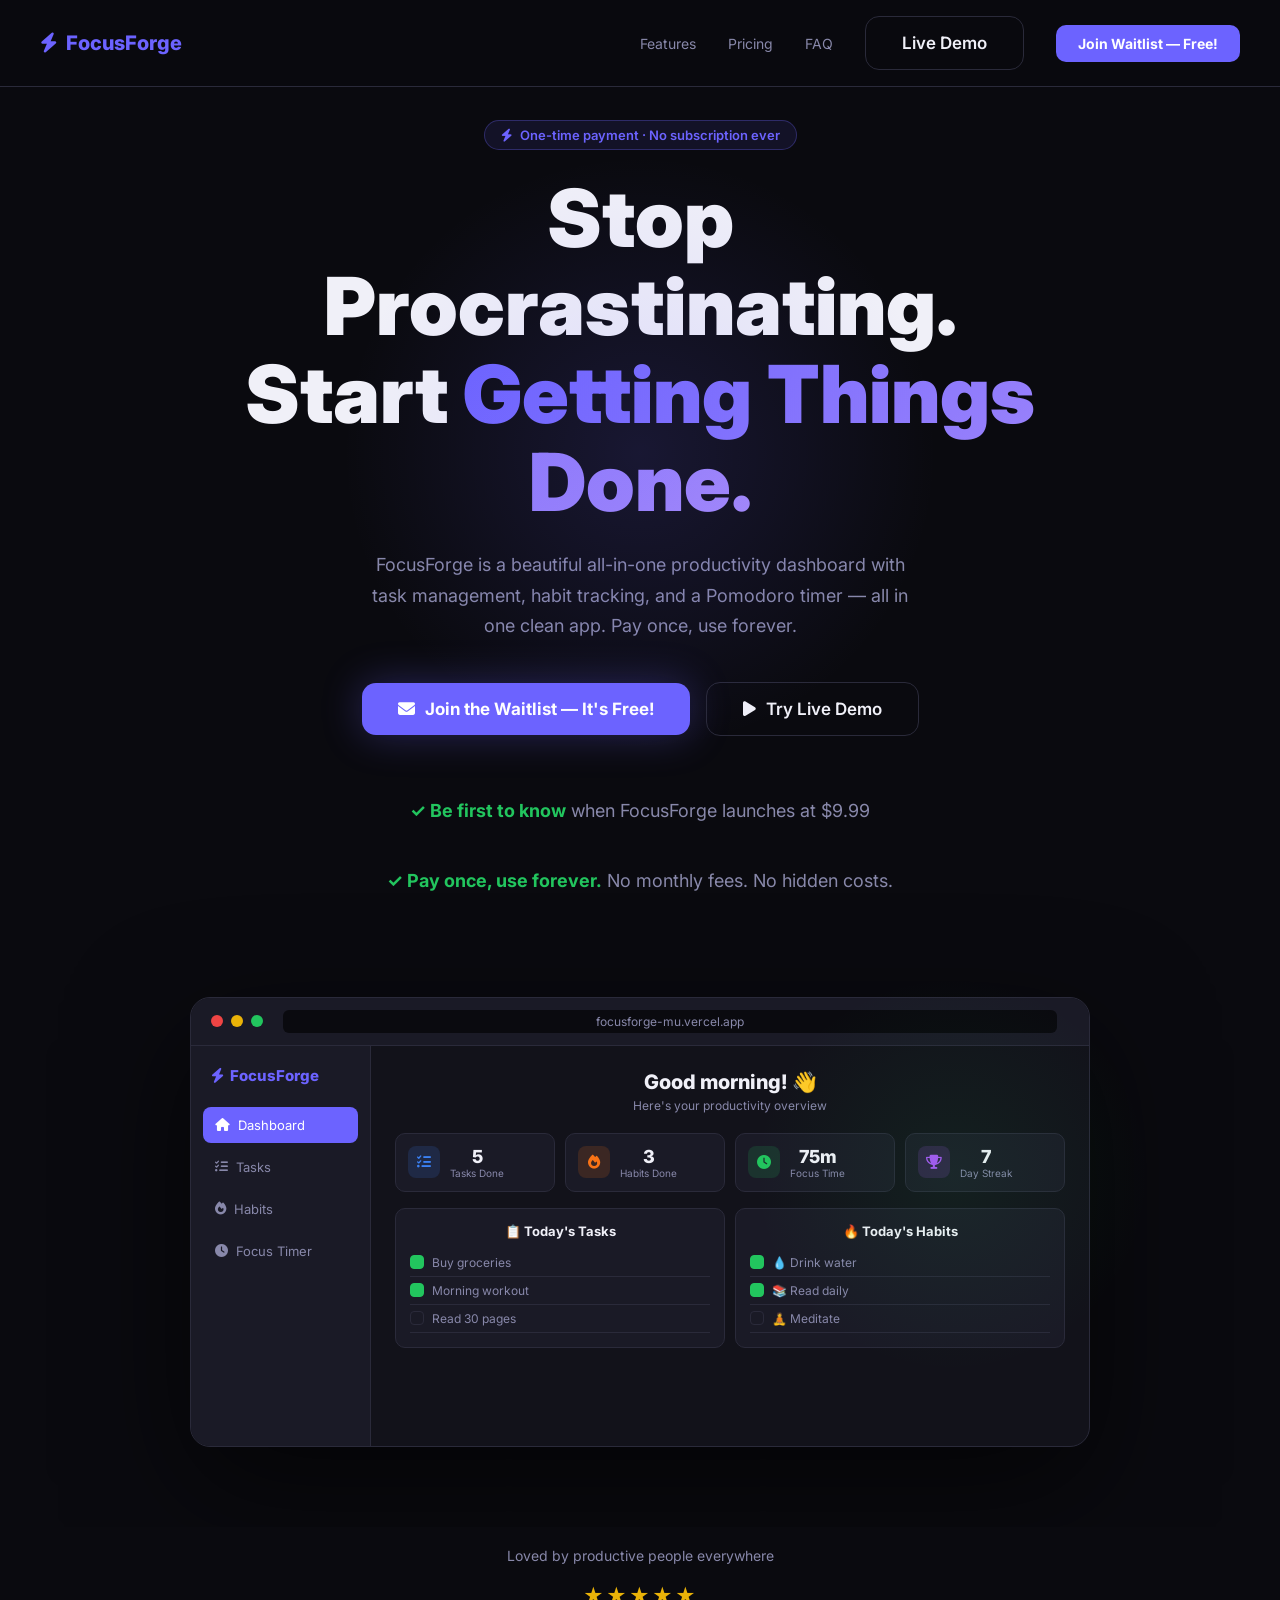
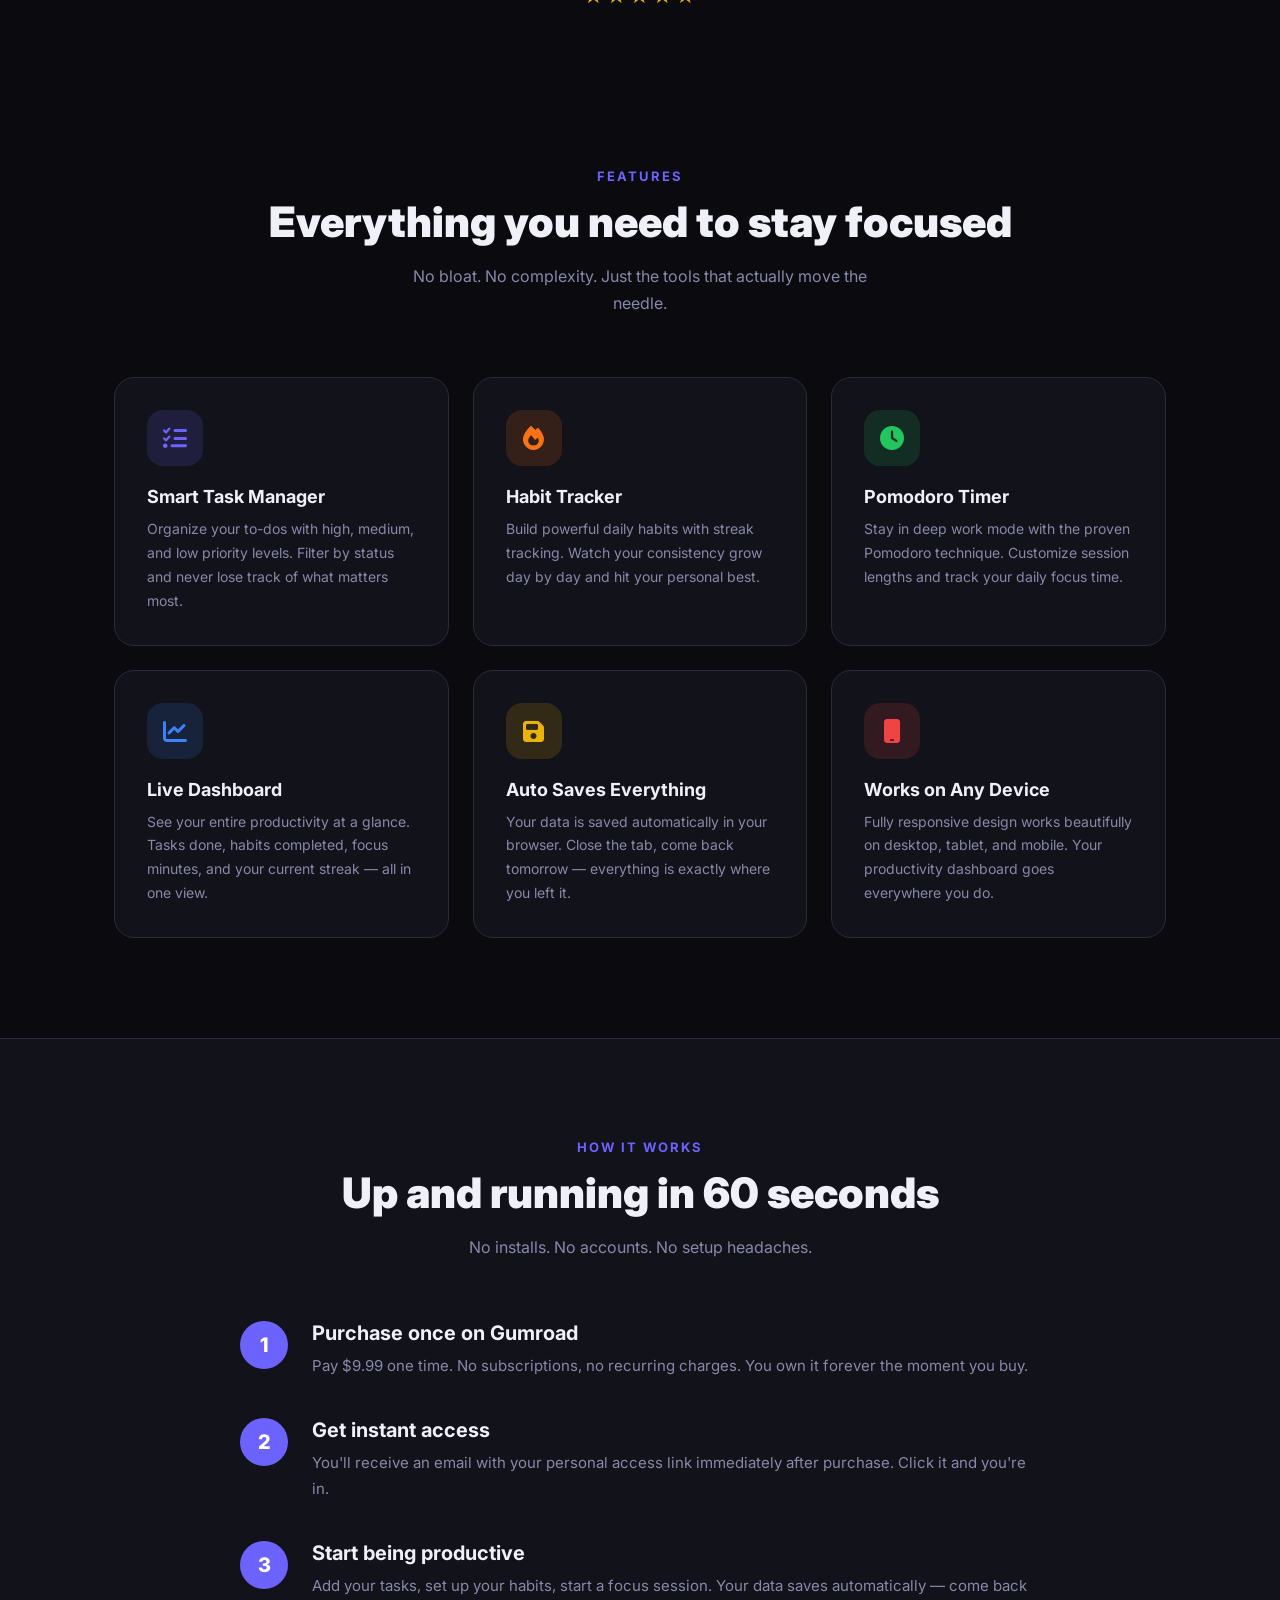
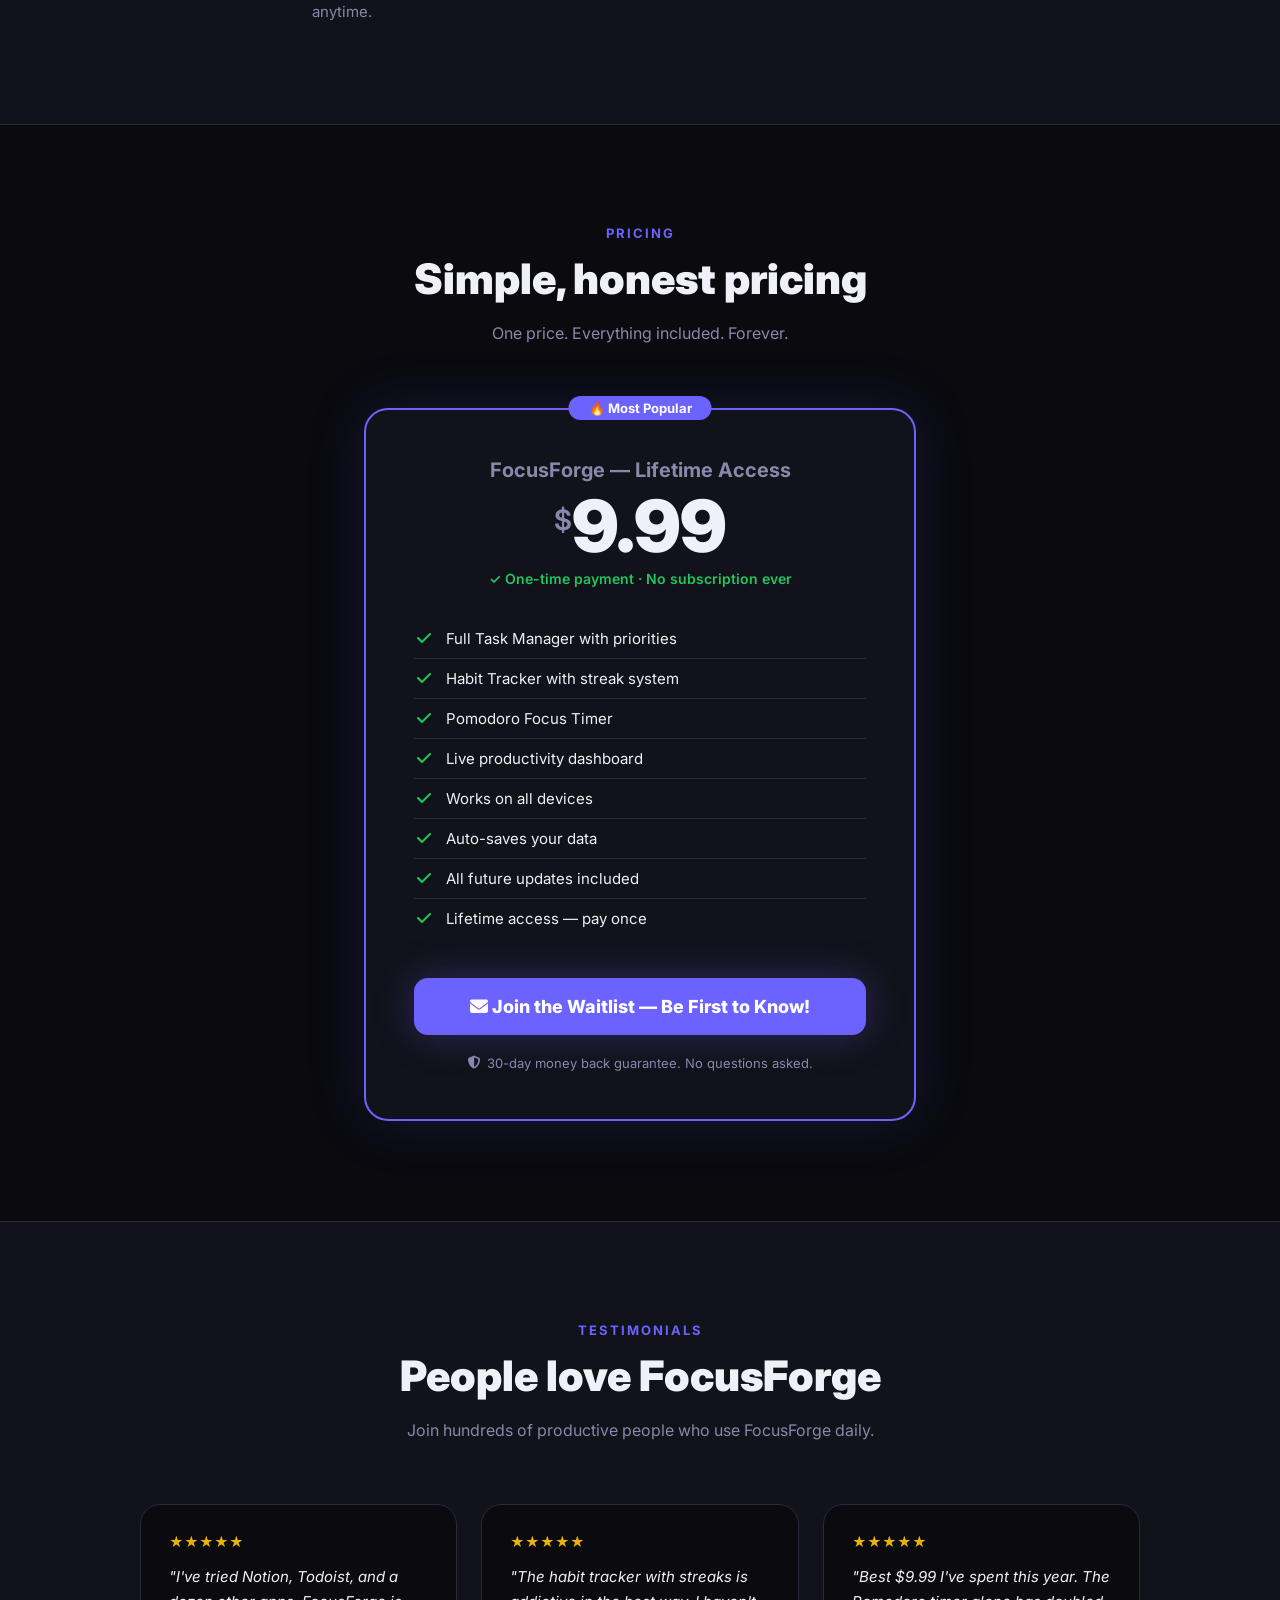
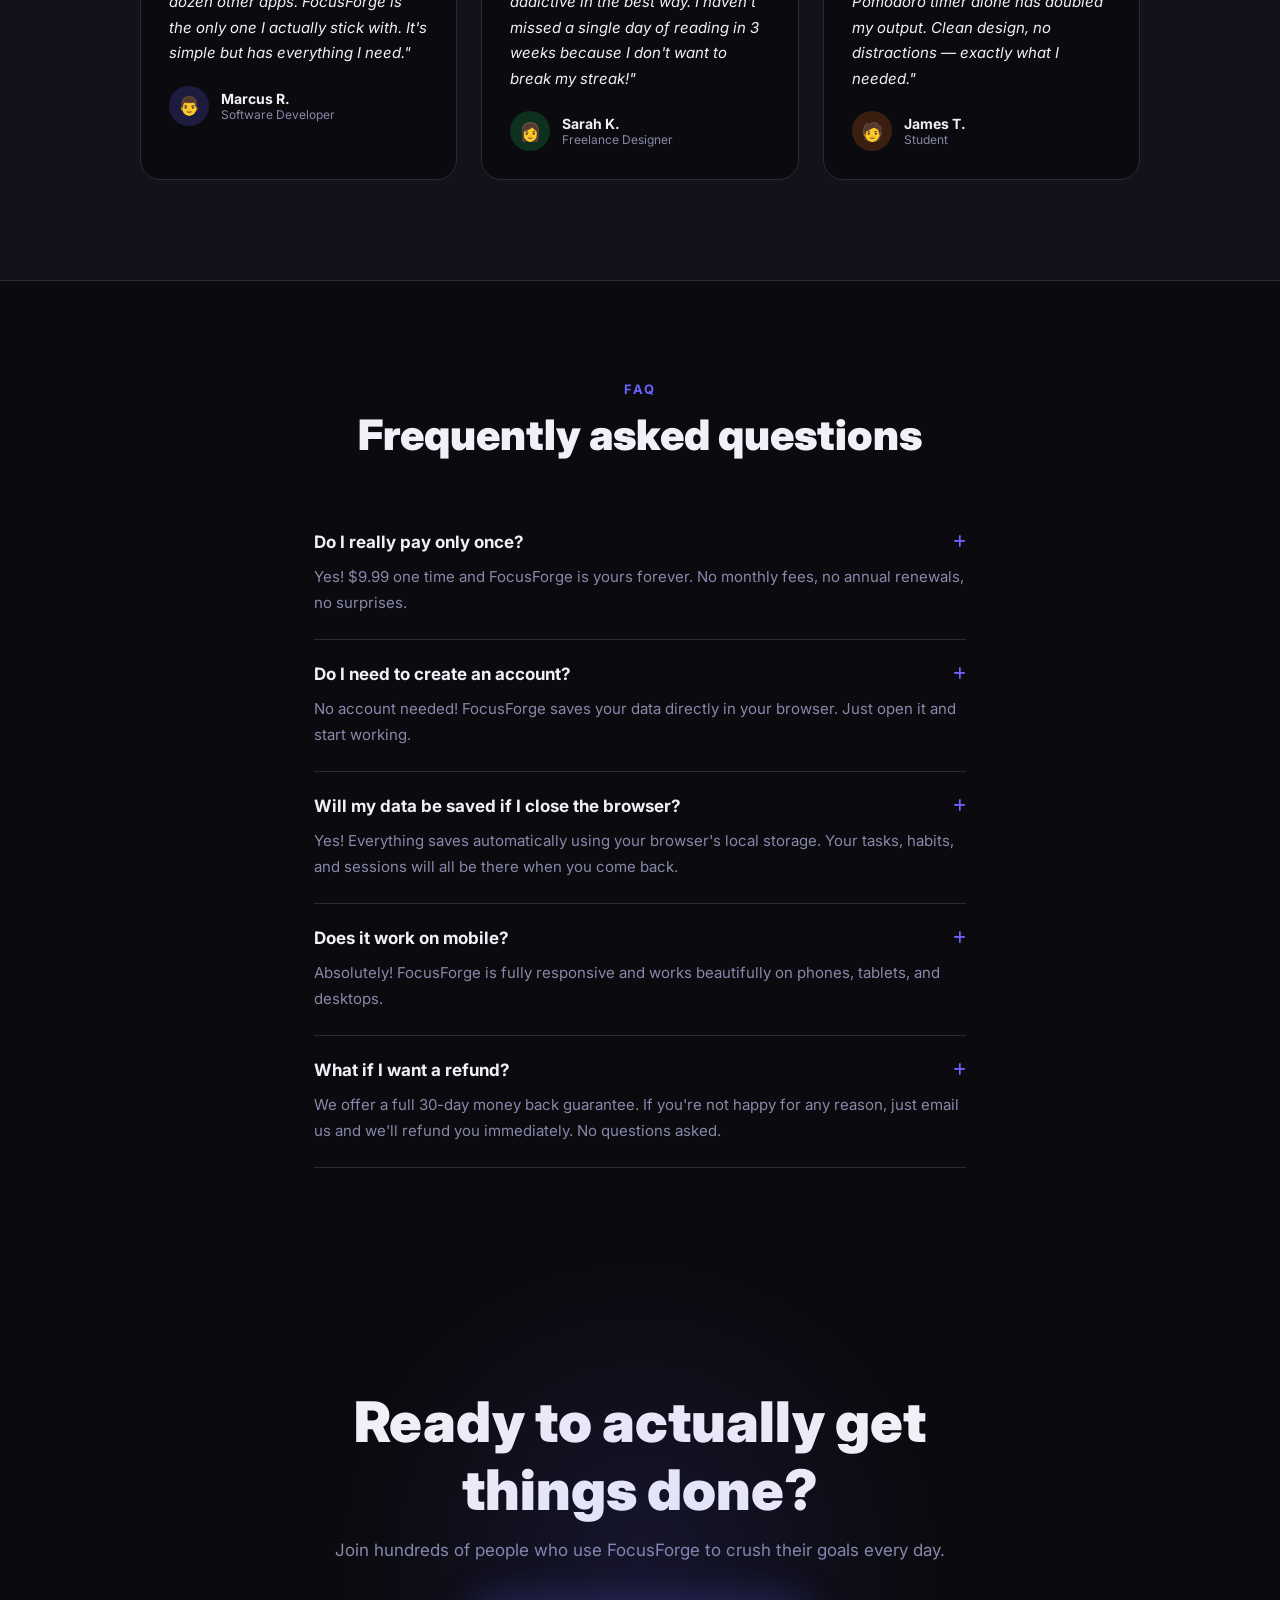
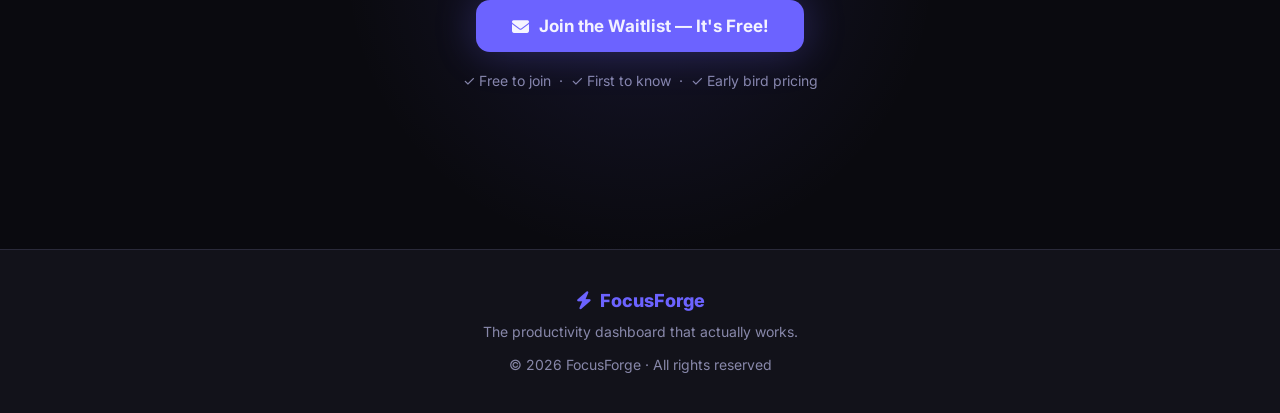
<file: index.html>
<!DOCTYPE html>
<html lang="en">
<head>
  <meta charset="UTF-8" />
  <meta name="viewport" content="width=device-width, initial-scale=1.0"/>
  <title>FocusForge - Productivity Dashboard</title>
  <link href="https://fonts.googleapis.com/css2?family=Inter:wght@400;500;600;700;800;900&display=swap" rel="stylesheet"/>
  <link rel="stylesheet" href="https://cdnjs.cloudflare.com/ajax/libs/font-awesome/6.4.0/css/all.min.css"/>
  <style>
    /* ============================================================
       RESET & BASE
    ============================================================ */
    *, *::before, *::after {
      margin: 0;
      padding: 0;
      box-sizing: border-box;
    }

    :root {
      --bg: #0a0a0f;
      --bg2: #12121a;
      --bg3: #1a1a26;
      --border: #2a2a3a;
      --text: #f0f0f8;
      --text2: #8888aa;
      --primary: #6c63ff;
      --primary-dark: #5a52e0;
      --green: #22c55e;
      --orange: #f97316;
      --yellow: #eab308;
    }

    html {
      scroll-behavior: smooth;
    }

    body {
      font-family: 'Inter', sans-serif;
      background: var(--bg);
      color: var(--text);
      overflow-x: hidden;
    }

    a {
      text-decoration: none;
      color: inherit;
    }

    /* ============================================================
       NAVBAR
    ============================================================ */

    nav {
      position: fixed;
      top: 0;
      left: 0;
      right: 0;
      z-index: 100;
      background: rgba(10, 10, 15, 0.85);
      backdrop-filter: blur(12px);
      border-bottom: 1px solid var(--border);
      padding: 16px 40px;
      display: flex;
      justify-content: space-between;
      align-items: center;
    }

    .nav-logo {
      font-size: 20px;
      font-weight: 800;
      color: var(--primary);
      display: flex;
      align-items: center;
      gap: 8px;
    }

    .nav-links {
      display: flex;
      align-items: center;
      gap: 32px;
      font-size: 14px;
      color: var(--text2);
    }

    .nav-links a:hover {
      color: var(--text);
    }

    .nav-cta {
      background: var(--primary);
      color: white !important;
      padding: 10px 22px;
      border-radius: 10px;
      font-weight: 700;
      font-size: 14px;
      transition: all 0.2s ease;
    }

    .nav-cta:hover {
      background: var(--primary-dark);
      transform: translateY(-1px);
    }

    /* ============================================================
       HERO
    ============================================================ */

    .hero {
      min-height: 100vh;
      display: flex;
      flex-direction: column;
      align-items: center;
      justify-content: center;
      text-align: center;
      padding: 120px 24px 80px;
      position: relative;
      overflow: hidden;
    }

    /* Gradient background blobs */
    .hero::before {
      content: '';
      position: absolute;
      width: 600px;
      height: 600px;
      background: radial-gradient(circle, rgba(108,99,255,0.15) 0%, transparent 70%);
      top: 10%;
      left: 50%;
      transform: translateX(-50%);
      pointer-events: none;
    }

    .hero::after {
      content: '';
      position: absolute;
      width: 400px;
      height: 400px;
      background: radial-gradient(circle, rgba(34,197,94,0.08) 0%, transparent 70%);
      bottom: 10%;
      right: 10%;
      pointer-events: none;
    }

    .hero-badge {
      display: inline-flex;
      align-items: center;
      gap: 8px;
      background: rgba(108,99,255,0.1);
      border: 1px solid rgba(108,99,255,0.3);
      border-radius: 100px;
      padding: 6px 16px;
      font-size: 13px;
      color: var(--primary);
      font-weight: 600;
      margin-bottom: 24px;
    }

    .hero h1 {
      font-size: clamp(42px, 7vw, 80px);
      font-weight: 900;
      line-height: 1.1;
      margin-bottom: 24px;
      max-width: 800px;
    }

    .hero h1 span {
      background: linear-gradient(135deg, #6c63ff, #a78bfa);
      -webkit-background-clip: text;
      -webkit-text-fill-color: transparent;
      background-clip: text;
    }

    .hero p {
      font-size: 18px;
      color: var(--text2);
      max-width: 560px;
      line-height: 1.7;
      margin-bottom: 40px;
    }

    .hero-buttons {
      display: flex;
      gap: 16px;
      align-items: center;
      flex-wrap: wrap;
      justify-content: center;
      margin-bottom: 60px;
    }

    .btn-hero {
      background: var(--primary);
      color: white;
      padding: 16px 36px;
      border-radius: 14px;
      font-size: 17px;
      font-weight: 700;
      transition: all 0.2s ease;
      display: flex;
      align-items: center;
      gap: 10px;
      box-shadow: 0 0 40px rgba(108,99,255,0.3);
    }

    .btn-hero:hover {
      background: var(--primary-dark);
      transform: translateY(-2px);
      box-shadow: 0 0 60px rgba(108,99,255,0.4);
    }

    .btn-demo {
      background: transparent;
      color: var(--text);
      padding: 16px 36px;
      border-radius: 14px;
      font-size: 17px;
      font-weight: 600;
      border: 1px solid var(--border);
      transition: all 0.2s ease;
      display: flex;
      align-items: center;
      gap: 10px;
    }

    .btn-demo:hover {
      border-color: var(--primary);
      color: var(--primary);
    }

    .hero-price-note {
      font-size: 14px;
      color: var(--text2);
    }

    .hero-price-note strong {
      color: var(--green);
    }

    /* App preview mockup */
    .hero-mockup {
      width: 100%;
      max-width: 900px;
      background: var(--bg2);
      border: 1px solid var(--border);
      border-radius: 20px;
      overflow: hidden;
      box-shadow: 0 40px 120px rgba(0,0,0,0.6);
      margin-top: 60px;
    }

    .mockup-bar {
      background: var(--bg3);
      padding: 12px 20px;
      display: flex;
      align-items: center;
      gap: 8px;
      border-bottom: 1px solid var(--border);
    }

    .mockup-dot {
      width: 12px;
      height: 12px;
      border-radius: 50%;
    }

    .mockup-dot.red    { background: #ef4444; }
    .mockup-dot.yellow { background: #eab308; }
    .mockup-dot.green  { background: #22c55e; }

    .mockup-url {
      flex: 1;
      background: var(--bg);
      border-radius: 6px;
      padding: 4px 12px;
      font-size: 12px;
      color: var(--text2);
      margin: 0 12px;
      text-align: center;
    }

    .mockup-content {
      display: flex;
      height: 400px;
    }

    .mockup-sidebar {
      width: 180px;
      background: var(--bg3);
      border-right: 1px solid var(--border);
      padding: 20px 12px;
      display: flex;
      flex-direction: column;
      gap: 6px;
    }

    .mockup-logo {
      color: var(--primary);
      font-weight: 800;
      font-size: 15px;
      padding: 0 8px;
      margin-bottom: 16px;
      display: flex;
      align-items: center;
      gap: 6px;
    }

    .mockup-nav-item {
      padding: 10px 12px;
      border-radius: 8px;
      font-size: 13px;
      color: var(--text2);
      display: flex;
      align-items: center;
      gap: 8px;
    }

    .mockup-nav-item.active {
      background: var(--primary);
      color: white;
    }

    .mockup-main {
      flex: 1;
      padding: 24px;
      overflow: hidden;
    }

    .mockup-title {
      font-size: 20px;
      font-weight: 800;
      margin-bottom: 4px;
    }

    .mockup-subtitle {
      font-size: 12px;
      color: var(--text2);
      margin-bottom: 20px;
    }

    .mockup-stats {
      display: grid;
      grid-template-columns: repeat(4, 1fr);
      gap: 10px;
      margin-bottom: 16px;
    }

    .mockup-stat {
      background: var(--bg3);
      border: 1px solid var(--border);
      border-radius: 10px;
      padding: 12px;
      display: flex;
      align-items: center;
      gap: 10px;
    }

    .mockup-stat-icon {
      width: 32px;
      height: 32px;
      border-radius: 8px;
      display: flex;
      align-items: center;
      justify-content: center;
      font-size: 14px;
      flex-shrink: 0;
    }

    .mockup-stat-icon.blue   { background: rgba(59,130,246,0.15); color: #3b82f6; }
    .mockup-stat-icon.orange { background: rgba(249,115,22,0.15); color: #f97316; }
    .mockup-stat-icon.green  { background: rgba(34,197,94,0.15);  color: #22c55e; }
    .mockup-stat-icon.purple { background: rgba(168,85,247,0.15); color: #a855f7; }

    .mockup-stat-num {
      font-size: 18px;
      font-weight: 800;
    }

    .mockup-stat-label {
      font-size: 10px;
      color: var(--text2);
    }

    .mockup-cards {
      display: grid;
      grid-template-columns: 1fr 1fr;
      gap: 10px;
    }

    .mockup-card {
      background: var(--bg3);
      border: 1px solid var(--border);
      border-radius: 10px;
      padding: 14px;
    }

    .mockup-card-title {
      font-size: 13px;
      font-weight: 700;
      margin-bottom: 10px;
      color: var(--text);
    }

    .mockup-task {
      display: flex;
      align-items: center;
      gap: 8px;
      padding: 6px 0;
      border-bottom: 1px solid var(--border);
      font-size: 12px;
      color: var(--text2);
    }

    .mockup-check {
      width: 14px;
      height: 14px;
      border-radius: 4px;
      border: 1px solid var(--border);
      flex-shrink: 0;
    }

    .mockup-check.done {
      background: var(--green);
      border-color: var(--green);
    }

    /* ============================================================
       SOCIAL PROOF
    ============================================================ */

    .social-proof {
      padding: 20px 24px 60px;
      text-align: center;
    }

    .social-proof p {
      color: var(--text2);
      font-size: 14px;
      margin-bottom: 20px;
    }

    .stars {
      color: var(--yellow);
      font-size: 20px;
      letter-spacing: 2px;
    }

    /* ============================================================
       FEATURES
    ============================================================ */

    .features {
      padding: 100px 24px;
      max-width: 1100px;
      margin: 0 auto;
    }

    .section-label {
      text-align: center;
      font-size: 13px;
      font-weight: 700;
      color: var(--primary);
      text-transform: uppercase;
      letter-spacing: 2px;
      margin-bottom: 12px;
    }

    .section-title {
      text-align: center;
      font-size: clamp(28px, 4vw, 42px);
      font-weight: 900;
      margin-bottom: 16px;
    }

    .section-sub {
      text-align: center;
      color: var(--text2);
      font-size: 16px;
      max-width: 500px;
      margin: 0 auto 60px;
      line-height: 1.7;
    }

    .features-grid {
      display: grid;
      grid-template-columns: repeat(3, 1fr);
      gap: 24px;
    }

    .feature-card {
      background: var(--bg2);
      border: 1px solid var(--border);
      border-radius: 20px;
      padding: 32px;
      transition: all 0.3s ease;
    }

    .feature-card:hover {
      border-color: var(--primary);
      transform: translateY(-4px);
      box-shadow: 0 20px 60px rgba(108,99,255,0.1);
    }

    .feature-icon {
      width: 56px;
      height: 56px;
      border-radius: 16px;
      display: flex;
      align-items: center;
      justify-content: center;
      font-size: 24px;
      margin-bottom: 20px;
    }

    .feature-icon.purple { background: rgba(108,99,255,0.15); color: var(--primary); }
    .feature-icon.green  { background: rgba(34,197,94,0.15);  color: var(--green); }
    .feature-icon.orange { background: rgba(249,115,22,0.15); color: var(--orange); }
    .feature-icon.blue   { background: rgba(59,130,246,0.15); color: #3b82f6; }
    .feature-icon.yellow { background: rgba(234,179,8,0.15);  color: var(--yellow); }
    .feature-icon.red    { background: rgba(239,68,68,0.15);  color: #ef4444; }

    .feature-card h3 {
      font-size: 18px;
      font-weight: 700;
      margin-bottom: 10px;
    }

    .feature-card p {
      font-size: 14px;
      color: var(--text2);
      line-height: 1.7;
    }

    /* ============================================================
       HOW IT WORKS
    ============================================================ */

    .how-it-works {
      padding: 100px 24px;
      background: var(--bg2);
      border-top: 1px solid var(--border);
      border-bottom: 1px solid var(--border);
    }

    .steps {
      max-width: 800px;
      margin: 0 auto;
      display: flex;
      flex-direction: column;
      gap: 40px;
    }

    .step {
      display: flex;
      align-items: flex-start;
      gap: 24px;
    }

    .step-number {
      width: 48px;
      height: 48px;
      border-radius: 50%;
      background: var(--primary);
      color: white;
      font-size: 20px;
      font-weight: 800;
      display: flex;
      align-items: center;
      justify-content: center;
      flex-shrink: 0;
    }

    .step-content h3 {
      font-size: 20px;
      font-weight: 700;
      margin-bottom: 8px;
    }

    .step-content p {
      color: var(--text2);
      font-size: 15px;
      line-height: 1.7;
    }

    /* ============================================================
       PRICING
    ============================================================ */

    .pricing {
      padding: 100px 24px;
      max-width: 600px;
      margin: 0 auto;
      text-align: center;
    }

    .pricing-card {
      background: var(--bg2);
      border: 2px solid var(--primary);
      border-radius: 24px;
      padding: 48px;
      position: relative;
      box-shadow: 0 0 60px rgba(108,99,255,0.15);
    }

    .pricing-badge {
      position: absolute;
      top: -14px;
      left: 50%;
      transform: translateX(-50%);
      background: var(--primary);
      color: white;
      padding: 4px 20px;
      border-radius: 100px;
      font-size: 13px;
      font-weight: 700;
      white-space: nowrap;
    }

    .pricing-name {
      font-size: 20px;
      font-weight: 700;
      margin-bottom: 8px;
      color: var(--text2);
    }

    .pricing-price {
      font-size: 72px;
      font-weight: 900;
      line-height: 1;
      margin-bottom: 8px;
    }

    .pricing-price span {
      font-size: 28px;
      font-weight: 600;
      color: var(--text2);
      vertical-align: top;
      margin-top: 16px;
      display: inline-block;
    }

    .pricing-note {
      color: var(--green);
      font-size: 14px;
      font-weight: 600;
      margin-bottom: 32px;
    }

    .pricing-features {
      list-style: none;
      margin-bottom: 40px;
      text-align: left;
    }

    .pricing-features li {
      display: flex;
      align-items: center;
      gap: 12px;
      padding: 10px 0;
      border-bottom: 1px solid var(--border);
      font-size: 15px;
      color: var(--text);
    }

    .pricing-features li:last-child {
      border-bottom: none;
    }

    .pricing-features li i {
      color: var(--green);
      font-size: 16px;
      width: 20px;
      text-align: center;
    }

    .btn-buy {
      display: block;
      background: var(--primary);
      color: white;
      padding: 18px;
      border-radius: 14px;
      font-size: 18px;
      font-weight: 800;
      transition: all 0.2s ease;
      box-shadow: 0 0 40px rgba(108,99,255,0.3);
      width: 100%;
      text-align: center;
    }

    .btn-buy:hover {
      background: var(--primary-dark);
      transform: translateY(-2px);
      box-shadow: 0 0 60px rgba(108,99,255,0.4);
    }

    .pricing-guarantee {
      margin-top: 20px;
      font-size: 13px;
      color: var(--text2);
      display: flex;
      align-items: center;
      justify-content: center;
      gap: 6px;
    }

    /* ============================================================
       TESTIMONIALS
    ============================================================ */

    .testimonials {
      padding: 100px 24px;
      background: var(--bg2);
      border-top: 1px solid var(--border);
      border-bottom: 1px solid var(--border);
    }

    .testimonials-grid {
      max-width: 1000px;
      margin: 0 auto;
      display: grid;
      grid-template-columns: repeat(3, 1fr);
      gap: 24px;
    }

    .testimonial-card {
      background: var(--bg);
      border: 1px solid var(--border);
      border-radius: 20px;
      padding: 28px;
      transition: all 0.2s ease;
    }

    .testimonial-card:hover {
      border-color: var(--primary);
      transform: translateY(-2px);
    }

    .testimonial-stars {
      color: var(--yellow);
      font-size: 14px;
      margin-bottom: 14px;
    }

    .testimonial-text {
      font-size: 15px;
      color: var(--text);
      line-height: 1.7;
      margin-bottom: 20px;
      font-style: italic;
    }

    .testimonial-author {
      display: flex;
      align-items: center;
      gap: 12px;
    }

    .testimonial-avatar {
      width: 40px;
      height: 40px;
      border-radius: 50%;
      display: flex;
      align-items: center;
      justify-content: center;
      font-size: 18px;
      flex-shrink: 0;
    }

    .testimonial-name {
      font-size: 14px;
      font-weight: 700;
    }

    .testimonial-role {
      font-size: 12px;
      color: var(--text2);
    }

    /* ============================================================
       FAQ
    ============================================================ */

    .faq {
      padding: 100px 24px;
      max-width: 700px;
      margin: 0 auto;
    }

    .faq-item {
      border-bottom: 1px solid var(--border);
      padding: 24px 0;
    }

    .faq-question {
      font-size: 17px;
      font-weight: 700;
      margin-bottom: 12px;
      color: var(--text);
      display: flex;
      justify-content: space-between;
      align-items: center;
      cursor: pointer;
    }

    .faq-question i {
      color: var(--primary);
      font-size: 14px;
    }

    .faq-answer {
      font-size: 15px;
      color: var(--text2);
      line-height: 1.7;
    }

    /* ============================================================
       FINAL CTA
    ============================================================ */

    .final-cta {
      padding: 120px 24px;
      text-align: center;
      position: relative;
      overflow: hidden;
    }

    .final-cta::before {
      content: '';
      position: absolute;
      width: 600px;
      height: 600px;
      background: radial-gradient(circle, rgba(108,99,255,0.12) 0%, transparent 70%);
      top: 50%;
      left: 50%;
      transform: translate(-50%, -50%);
      pointer-events: none;
    }

    .final-cta h2 {
      font-size: clamp(32px, 5vw, 56px);
      font-weight: 900;
      margin-bottom: 16px;
      max-width: 600px;
      margin-left: auto;
      margin-right: auto;
    }

    .final-cta p {
      color: var(--text2);
      font-size: 17px;
      margin-bottom: 40px;
    }

    /* ============================================================
       FOOTER
    ============================================================ */

    footer {
      background: var(--bg2);
      border-top: 1px solid var(--border);
      padding: 40px 24px;
      text-align: center;
      color: var(--text2);
      font-size: 14px;
    }

    footer .footer-logo {
      color: var(--primary);
      font-weight: 800;
      font-size: 18px;
      margin-bottom: 12px;
      display: flex;
      align-items: center;
      justify-content: center;
      gap: 8px;
    }

    footer p {
      margin-top: 8px;
    }

    /* ============================================================
       RESPONSIVE
    ============================================================ */

    @media (max-width: 768px) {
      nav { padding: 16px 20px; }
      .nav-links { display: none; }
      .features-grid { grid-template-columns: 1fr; }
      .testimonials-grid { grid-template-columns: 1fr; }
      .mockup-stats { grid-template-columns: repeat(2, 1fr); }
      .mockup-sidebar { display: none; }
      .mockup-cards { grid-template-columns: 1fr; }
      .hero-buttons { flex-direction: column; }
    }
  </style>
</head>
<body>

  <!-- NAVBAR -->
  <nav>
    <div class="nav-logo">
      <i class="fa-solid fa-bolt"></i>
      FocusForge
    </div>
    <div class="nav-links">
      <a href="#features">Features</a>
      <a href="#pricing">Pricing</a>
      <a href="#faq">FAQ</a>
      <a href="./app.html" target="_blank" class="btn-demo">Live Demo</a>
      <a href="http://eepurl.com/jACkrs" target="_blank" class="nav-cta">
        Join Waitlist — Free!
      </a>
    </div>
  </nav>

  <!-- HERO -->
  <section class="hero">
    <div class="hero-badge">
      <i class="fa-solid fa-bolt"></i>
      One-time payment · No subscription ever
    </div>

    <h1>
      Stop Procrastinating.<br/>
      Start <span>Getting Things Done.</span>
    </h1>

    <p>
      FocusForge is a beautiful all-in-one productivity dashboard
      with task management, habit tracking, and a Pomodoro timer —
      all in one clean app. Pay once, use forever.
    </p>

    <div class="hero-buttons">
      <a href="http://eepurl.com/jACkrs" target="_blank" class="btn-hero">
        <i class="fa-solid fa-envelope"></i>
        Join the Waitlist — It's Free!
      </a>
      <a href="./app.html" target="_blank" class="btn-demo">
        <i class="fa-solid fa-play"></i>
        Try Live Demo
      </a>
    </div>

    <p class="hero-price-note">
      <strong>✓ Be first to know</strong> when FocusForge launches at $9.99
    </p>

    <p class="hero-price-note">
      <strong>✓ Pay once, use forever.</strong>
      No monthly fees. No hidden costs.
    </p>

    <!-- APP MOCKUP -->
    <div class="hero-mockup">
      <div class="mockup-bar">
        <div class="mockup-dot red"></div>
        <div class="mockup-dot yellow"></div>
        <div class="mockup-dot green"></div>
        <div class="mockup-url">focusforge-mu.vercel.app</div>
      </div>
      <div class="mockup-content">
        <div class="mockup-sidebar">
          <div class="mockup-logo">
            <i class="fa-solid fa-bolt"></i> FocusForge
          </div>
          <div class="mockup-nav-item active">
            <i class="fa-solid fa-house"></i> Dashboard
          </div>
          <div class="mockup-nav-item">
            <i class="fa-solid fa-list-check"></i> Tasks
          </div>
          <div class="mockup-nav-item">
            <i class="fa-solid fa-fire"></i> Habits
          </div>
          <div class="mockup-nav-item">
            <i class="fa-solid fa-clock"></i> Focus Timer
          </div>
        </div>
        <div class="mockup-main">
          <div class="mockup-title">Good morning! 👋</div>
          <div class="mockup-subtitle">Here's your productivity overview</div>
          <div class="mockup-stats">
            <div class="mockup-stat">
              <div class="mockup-stat-icon blue">
                <i class="fa-solid fa-list-check"></i>
              </div>
              <div>
                <div class="mockup-stat-num">5</div>
                <div class="mockup-stat-label">Tasks Done</div>
              </div>
            </div>
            <div class="mockup-stat">
              <div class="mockup-stat-icon orange">
                <i class="fa-solid fa-fire"></i>
              </div>
              <div>
                <div class="mockup-stat-num">3</div>
                <div class="mockup-stat-label">Habits Done</div>
              </div>
            </div>
            <div class="mockup-stat">
              <div class="mockup-stat-icon green">
                <i class="fa-solid fa-clock"></i>
              </div>
              <div>
                <div class="mockup-stat-num">75m</div>
                <div class="mockup-stat-label">Focus Time</div>
              </div>
            </div>
            <div class="mockup-stat">
              <div class="mockup-stat-icon purple">
                <i class="fa-solid fa-trophy"></i>
              </div>
              <div>
                <div class="mockup-stat-num">7</div>
                <div class="mockup-stat-label">Day Streak</div>
              </div>
            </div>
          </div>
          <div class="mockup-cards">
            <div class="mockup-card">
              <div class="mockup-card-title">📋 Today's Tasks</div>
              <div class="mockup-task">
                <div class="mockup-check done"></div> Buy groceries
              </div>
              <div class="mockup-task">
                <div class="mockup-check done"></div> Morning workout
              </div>
              <div class="mockup-task">
                <div class="mockup-check"></div> Read 30 pages
              </div>
            </div>
            <div class="mockup-card">
              <div class="mockup-card-title">🔥 Today's Habits</div>
              <div class="mockup-task">
                <div class="mockup-check done"></div> 💧 Drink water
              </div>
              <div class="mockup-task">
                <div class="mockup-check done"></div> 📚 Read daily
              </div>
              <div class="mockup-task">
                <div class="mockup-check"></div> 🧘 Meditate
              </div>
            </div>
          </div>
        </div>
      </div>
    </div>
  </section>

  <!-- SOCIAL PROOF -->
  <div class="social-proof">
    <p>Loved by productive people everywhere</p>
    <div class="stars">★★★★★</div>
  </div>

  <!-- FEATURES -->
  <section class="features" id="features">
    <p class="section-label">Features</p>
    <h2 class="section-title">Everything you need to stay focused</h2>
    <p class="section-sub">
      No bloat. No complexity. Just the tools that actually move the needle.
    </p>

    <div class="features-grid">
      <div class="feature-card">
        <div class="feature-icon purple">
          <i class="fa-solid fa-list-check"></i>
        </div>
        <h3>Smart Task Manager</h3>
        <p>Organize your to-dos with high, medium, and low priority levels. Filter by status and never lose track of what matters most.</p>
      </div>
      <div class="feature-card">
        <div class="feature-icon orange">
          <i class="fa-solid fa-fire"></i>
        </div>
        <h3>Habit Tracker</h3>
        <p>Build powerful daily habits with streak tracking. Watch your consistency grow day by day and hit your personal best.</p>
      </div>
      <div class="feature-card">
        <div class="feature-icon green">
          <i class="fa-solid fa-clock"></i>
        </div>
        <h3>Pomodoro Timer</h3>
        <p>Stay in deep work mode with the proven Pomodoro technique. Customize session lengths and track your daily focus time.</p>
      </div>
      <div class="feature-card">
        <div class="feature-icon blue">
          <i class="fa-solid fa-chart-line"></i>
        </div>
        <h3>Live Dashboard</h3>
        <p>See your entire productivity at a glance. Tasks done, habits completed, focus minutes, and your current streak — all in one view.</p>
      </div>
      <div class="feature-card">
        <div class="feature-icon yellow">
          <i class="fa-solid fa-floppy-disk"></i>
        </div>
        <h3>Auto Saves Everything</h3>
        <p>Your data is saved automatically in your browser. Close the tab, come back tomorrow — everything is exactly where you left it.</p>
      </div>
      <div class="feature-card">
        <div class="feature-icon red">
          <i class="fa-solid fa-mobile"></i>
        </div>
        <h3>Works on Any Device</h3>
        <p>Fully responsive design works beautifully on desktop, tablet, and mobile. Your productivity dashboard goes everywhere you do.</p>
      </div>
    </div>
  </section>

  <!-- HOW IT WORKS -->
  <section class="how-it-works">
    <div style="max-width:1100px;margin:0 auto;">
      <p class="section-label">How It Works</p>
      <h2 class="section-title">Up and running in 60 seconds</h2>
      <p class="section-sub">No installs. No accounts. No setup headaches.</p>
    </div>
    <div class="steps">
      <div class="step">
        <div class="step-number">1</div>
        <div class="step-content">
          <h3>Purchase once on Gumroad</h3>
          <p>Pay $9.99 one time. No subscriptions, no recurring charges. You own it forever the moment you buy.</p>
        </div>
      </div>
      <div class="step">
        <div class="step-number">2</div>
        <div class="step-content">
          <h3>Get instant access</h3>
          <p>You'll receive an email with your personal access link immediately after purchase. Click it and you're in.</p>
        </div>
      </div>
      <div class="step">
        <div class="step-number">3</div>
        <div class="step-content">
          <h3>Start being productive</h3>
          <p>Add your tasks, set up your habits, start a focus session. Your data saves automatically — come back anytime.</p>
        </div>
      </div>
    </div>
  </section>

  <!-- PRICING -->
  <section class="pricing" id="pricing">
    <p class="section-label">Pricing</p>
    <h2 class="section-title">Simple, honest pricing</h2>
    <p class="section-sub">One price. Everything included. Forever.</p>

    <div class="pricing-card">
      <div class="pricing-badge">🔥 Most Popular</div>
      <div class="pricing-name">FocusForge — Lifetime Access</div>
      <div class="pricing-price">
        <span>$</span>9.99
      </div>
      <div class="pricing-note">✓ One-time payment · No subscription ever</div>

      <ul class="pricing-features">
        <li><i class="fa-solid fa-check"></i> Full Task Manager with priorities</li>
        <li><i class="fa-solid fa-check"></i> Habit Tracker with streak system</li>
        <li><i class="fa-solid fa-check"></i> Pomodoro Focus Timer</li>
        <li><i class="fa-solid fa-check"></i> Live productivity dashboard</li>
        <li><i class="fa-solid fa-check"></i> Works on all devices</li>
        <li><i class="fa-solid fa-check"></i> Auto-saves your data</li>
        <li><i class="fa-solid fa-check"></i> All future updates included</li>
        <li><i class="fa-solid fa-check"></i> Lifetime access — pay once</li>
      </ul>

      <a href="http://eepurl.com/jACkrs" target="_blank" class="btn-buy">
        <i class="fa-solid fa-envelope"></i>
        Join the Waitlist — Be First to Know!
      </a>

      <div class="pricing-guarantee">
        <i class="fa-solid fa-shield-halved"></i>
        30-day money back guarantee. No questions asked.
      </div>
    </div>
  </section>

  <!-- TESTIMONIALS -->
  <section class="testimonials">
    <p class="section-label">Testimonials</p>
    <h2 class="section-title" style="text-align:center;margin-bottom:16px;">
      People love FocusForge
    </h2>
    <p class="section-sub">
      Join hundreds of productive people who use FocusForge daily.
    </p>

    <div class="testimonials-grid">
      <div class="testimonial-card">
        <div class="testimonial-stars">★★★★★</div>
        <p class="testimonial-text">
          "I've tried Notion, Todoist, and a dozen other apps.
          FocusForge is the only one I actually stick with.
          It's simple but has everything I need."
        </p>
        <div class="testimonial-author">
          <div class="testimonial-avatar" style="background:rgba(108,99,255,0.2)">👨</div>
          <div>
            <div class="testimonial-name">Marcus R.</div>
            <div class="testimonial-role">Software Developer</div>
          </div>
        </div>
      </div>

      <div class="testimonial-card">
        <div class="testimonial-stars">★★★★★</div>
        <p class="testimonial-text">
          "The habit tracker with streaks is addictive in the best way.
          I haven't missed a single day of reading in 3 weeks
          because I don't want to break my streak!"
        </p>
        <div class="testimonial-author">
          <div class="testimonial-avatar" style="background:rgba(34,197,94,0.2)">👩</div>
          <div>
            <div class="testimonial-name">Sarah K.</div>
            <div class="testimonial-role">Freelance Designer</div>
          </div>
        </div>
      </div>

      <div class="testimonial-card">
        <div class="testimonial-stars">★★★★★</div>
        <p class="testimonial-text">
          "Best $9.99 I've spent this year. The Pomodoro timer
          alone has doubled my output. Clean design,
          no distractions — exactly what I needed."
        </p>
        <div class="testimonial-author">
          <div class="testimonial-avatar" style="background:rgba(249,115,22,0.2)">🧑</div>
          <div>
            <div class="testimonial-name">James T.</div>
            <div class="testimonial-role">Student</div>
          </div>
        </div>
      </div>
    </div>
  </section>

  <!-- FAQ -->
  <section class="faq" id="faq">
    <p class="section-label">FAQ</p>
    <h2 class="section-title" style="text-align:center;margin-bottom:48px;">
      Frequently asked questions
    </h2>

    <div class="faq-item">
      <div class="faq-question">
        Do I really pay only once? <i class="fa-solid fa-plus"></i>
      </div>
      <div class="faq-answer">
        Yes! $9.99 one time and FocusForge is yours forever.
        No monthly fees, no annual renewals, no surprises.
      </div>
    </div>

    <div class="faq-item">
      <div class="faq-question">
        Do I need to create an account? <i class="fa-solid fa-plus"></i>
      </div>
      <div class="faq-answer">
        No account needed! FocusForge saves your data directly
        in your browser. Just open it and start working.
      </div>
    </div>

    <div class="faq-item">
      <div class="faq-question">
        Will my data be saved if I close the browser? <i class="fa-solid fa-plus"></i>
      </div>
      <div class="faq-answer">
        Yes! Everything saves automatically using your browser's
        local storage. Your tasks, habits, and sessions will
        all be there when you come back.
      </div>
    </div>

    <div class="faq-item">
      <div class="faq-question">
        Does it work on mobile? <i class="fa-solid fa-plus"></i>
      </div>
      <div class="faq-answer">
        Absolutely! FocusForge is fully responsive and works
        beautifully on phones, tablets, and desktops.
      </div>
    </div>

    <div class="faq-item">
      <div class="faq-question">
        What if I want a refund? <i class="fa-solid fa-plus"></i>
      </div>
      <div class="faq-answer">
        We offer a full 30-day money back guarantee.
        If you're not happy for any reason, just email us
        and we'll refund you immediately. No questions asked.
      </div>
    </div>
  </section>

  <!-- FINAL CTA -->
  <section class="final-cta">
    <h2>Ready to actually get things done?</h2>
    <p>Join hundreds of people who use FocusForge to crush their goals every day.</p>
    <a href="http://eepurl.com/jACkrs" target="_blank" class="btn-hero"
      style="display:inline-flex;margin:0 auto;">
      <i class="fa-solid fa-envelope"></i>
      Join the Waitlist — It's Free!
    </a>
    <p style="margin-top:20px;font-size:14px;color:var(--text2);">
      ✓ Free to join &nbsp;·&nbsp;
      ✓ First to know &nbsp;·&nbsp;
      ✓ Early bird pricing
    </p>
  </section>

  <!-- FOOTER -->
  <footer>
    <div class="footer-logo">
      <i class="fa-solid fa-bolt"></i>
      FocusForge
    </div>
    <p>The productivity dashboard that actually works.</p>
    <p style="margin-top:16px;">© 2026 FocusForge · All rights reserved</p>
  </footer>

</body>
</html>
</file>
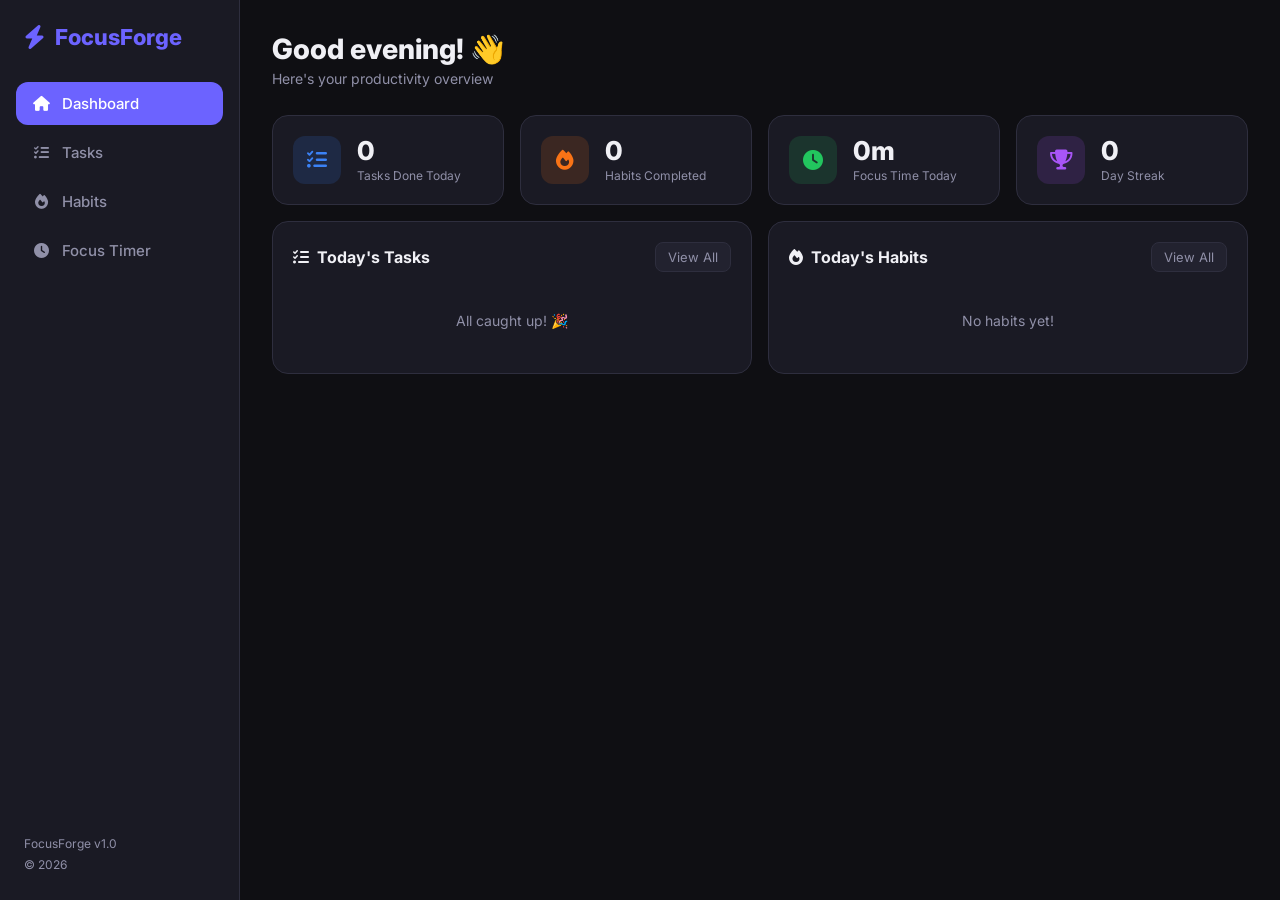
<file: app.html>
<!DOCTYPE html>
<html lang="en">
<head>
  <meta charset="UTF-8" />
  <meta name="viewport" content="width=device-width, initial-scale=1.0"/>
  <title>FocusForge</title>
  <link rel="stylesheet" href="css/style.css" />
  <link href="https://fonts.googleapis.com/css2?family=Inter:wght@400;500;600;700;800&display=swap" rel="stylesheet"/>
  <link rel="stylesheet" href="https://cdnjs.cloudflare.com/ajax/libs/font-awesome/6.4.0/css/all.min.css"/>
</head>
<body>

  <!-- SIDEBAR -->
  <aside class="sidebar">
    <div class="logo">
      <i class="fa-solid fa-bolt"></i>
      <span>FocusForge</span>
    </div>
    <nav>
      <button class="nav-btn active" data-tab="dashboard">
        <i class="fa-solid fa-house"></i> Dashboard
      </button>
      <button class="nav-btn" data-tab="tasks">
        <i class="fa-solid fa-list-check"></i> Tasks
      </button>
      <button class="nav-btn" data-tab="habits">
        <i class="fa-solid fa-fire"></i> Habits
      </button>
      <button class="nav-btn" data-tab="timer">
        <i class="fa-solid fa-clock"></i> Focus Timer
      </button>
    </nav>
    <div class="sidebar-footer">
      <p>FocusForge v1.0</p>
      <p>© 2026</p>
    </div>
  </aside>

  <!-- MAIN CONTENT -->
  <main class="main">

    <!-- DASHBOARD TAB -->
    <section class="tab active" id="tab-dashboard">
      <div class="page-header">
        <h1>Good day! 👋</h1>
        <p class="subtitle">Here's your productivity overview</p>
      </div>

      <div class="stats-grid">
        <div class="stat-card">
          <div class="stat-icon blue">
            <i class="fa-solid fa-list-check"></i>
          </div>
          <div class="stat-info">
            <span class="stat-number" id="stat-tasks">0</span>
            <span class="stat-label">Tasks Done Today</span>
          </div>
        </div>
        <div class="stat-card">
          <div class="stat-icon orange">
            <i class="fa-solid fa-fire"></i>
          </div>
          <div class="stat-info">
            <span class="stat-number" id="stat-habits">0</span>
            <span class="stat-label">Habits Completed</span>
          </div>
        </div>
        <div class="stat-card">
          <div class="stat-icon green">
            <i class="fa-solid fa-clock"></i>
          </div>
          <div class="stat-info">
            <span class="stat-number" id="stat-focus">0m</span>
            <span class="stat-label">Focus Time Today</span>
          </div>
        </div>
        <div class="stat-card">
          <div class="stat-icon purple">
            <i class="fa-solid fa-trophy"></i>
          </div>
          <div class="stat-info">
            <span class="stat-number" id="stat-streak">0</span>
            <span class="stat-label">Day Streak</span>
          </div>
        </div>
      </div>

      <div class="dashboard-grid">
        <!-- Today's Tasks Preview -->
        <div class="card">
          <div class="card-header">
            <h2><i class="fa-solid fa-list-check"></i> Today's Tasks</h2>
            <button class="btn-small" onclick="switchTab('tasks')">View All</button>
          </div>
          <div id="dashboard-tasks">
            <p class="empty-state">No tasks yet. Add some!</p>
          </div>
        </div>

        <!-- Today's Habits Preview -->
        <div class="card">
          <div class="card-header">
            <h2><i class="fa-solid fa-fire"></i> Today's Habits</h2>
            <button class="btn-small" onclick="switchTab('habits')">View All</button>
          </div>
          <div id="dashboard-habits">
            <p class="empty-state">No habits yet. Add some!</p>
          </div>
        </div>
      </div>
    </section>

    <!-- TASKS TAB -->
    <section class="tab" id="tab-tasks">
      <div class="page-header">
        <h1><i class="fa-solid fa-list-check"></i> Tasks</h1>
        <p class="subtitle">Manage your to-do list</p>
      </div>

      <div class="card">
        <div class="input-row">
          <input type="text" id="task-input" placeholder="Add a new task..." />
          <select id="task-priority">
            <option value="low">🟢 Low</option>
            <option value="medium" selected>🟡 Medium</option>
            <option value="high">🔴 High</option>
          </select>
          <button class="btn-primary" onclick="addTask()">
            <i class="fa-solid fa-plus"></i> Add
          </button>
        </div>
      </div>

      <div class="card">
        <div class="filter-row">
          <button class="filter-btn active" data-filter="all">All</button>
          <button class="filter-btn" data-filter="active">Active</button>
          <button class="filter-btn" data-filter="completed">Completed</button>
        </div>
        <div id="task-list">
          <p class="empty-state">No tasks yet. Add one above!</p>
        </div>
        <div class="task-footer">
          <span id="task-count">0 tasks remaining</span>
          <button class="btn-danger-small" onclick="clearCompletedTasks()">
            Clear Completed
          </button>
        </div>
      </div>
    </section>

    <!-- HABITS TAB -->
    <section class="tab" id="tab-habits">
      <div class="page-header">
        <h1><i class="fa-solid fa-fire"></i> Habits</h1>
        <p class="subtitle">Build your daily streaks</p>
      </div>

      <div class="card">
        <div class="input-row">
          <input type="text" id="habit-input" placeholder="Add a new habit..." />
          <select id="habit-icon">
            <option value="💪">💪 Exercise</option>
            <option value="📚">📚 Reading</option>
            <option value="💧">💧 Water</option>
            <option value="🧘">🧘 Meditate</option>
            <option value="🛌">🛌 Sleep Early</option>
            <option value="✍️">✍️ Journal</option>
            <option value="🥗">🥗 Eat Healthy</option>
            <option value="⭐">⭐ Custom</option>
          </select>
          <button class="btn-primary" onclick="addHabit()">
            <i class="fa-solid fa-plus"></i> Add
          </button>
        </div>
      </div>

      <div id="habit-list" class="habit-grid">
        <p class="empty-state">No habits yet. Add one above!</p>
      </div>
    </section>

    <!-- TIMER TAB -->
    <section class="tab" id="tab-timer">
      <div class="page-header">
        <h1><i class="fa-solid fa-clock"></i> Focus Timer</h1>
        <p class="subtitle">Stay in the zone with Pomodoro</p>
      </div>

      <div class="timer-layout">
        <div class="card timer-card">
          <!-- Mode selector -->
          <div class="timer-modes">
            <button class="mode-btn active" data-mode="pomodoro">
              🍅 Pomodoro
            </button>
            <button class="mode-btn" data-mode="short">
              ☕ Short Break
            </button>
            <button class="mode-btn" data-mode="long">
              🛋️ Long Break
            </button>
          </div>

          <!-- Timer display -->
          <div class="timer-display">
            <svg class="timer-ring" viewBox="0 0 200 200">
              <circle class="ring-bg" cx="100" cy="100" r="90"/>
              <circle class="ring-progress" id="ring-progress"
                cx="100" cy="100" r="90"
                stroke-dasharray="565"
                stroke-dashoffset="0"/>
            </svg>
            <div class="timer-time" id="timer-display">25:00</div>
          </div>

          <!-- Controls -->
          <div class="timer-controls">
            <button class="btn-timer" onclick="resetTimer()">
              <i class="fa-solid fa-rotate-left"></i>
            </button>
            <button class="btn-timer-main" id="timer-btn" onclick="toggleTimer()">
              <i class="fa-solid fa-play" id="timer-icon"></i>
            </button>
            <button class="btn-timer" onclick="skipTimer()">
              <i class="fa-solid fa-forward-step"></i>
            </button>
          </div>

          <!-- Session counter -->
          <div class="session-info">
            <span>Session <span id="session-count">1</span> of 4</span>
            <div class="session-dots" id="session-dots">
              <div class="dot active"></div>
              <div class="dot"></div>
              <div class="dot"></div>
              <div class="dot"></div>
            </div>
          </div>
        </div>

        <!-- Timer settings & log -->
        <div class="timer-side">
          <div class="card">
            <h2>⚙️ Settings</h2>
            <div class="setting-row">
              <label>Pomodoro (mins)</label>
              <input type="number" id="set-pomodoro" value="25" min="1" max="60"/>
            </div>
            <div class="setting-row">
              <label>Short Break (mins)</label>
              <input type="number" id="set-short" value="5" min="1" max="30"/>
            </div>
            <div class="setting-row">
              <label>Long Break (mins)</label>
              <input type="number" id="set-long" value="15" min="1" max="60"/>
            </div>
            <button class="btn-primary" style="width:100%;margin-top:10px"
              onclick="applySettings()">
              Apply Settings
            </button>
          </div>

          <div class="card">
            <h2>📋 Today's Sessions</h2>
            <div id="session-log">
              <p class="empty-state">No sessions yet!</p>
            </div>
          </div>
        </div>
      </div>
    </section>

  </main>

  <script src="js/app.js"></script>
  <script src="js/tasks.js"></script>
  <script src="js/habits.js"></script>
  <script src="js/timer.js"></script>
</body>
</html>
</file>
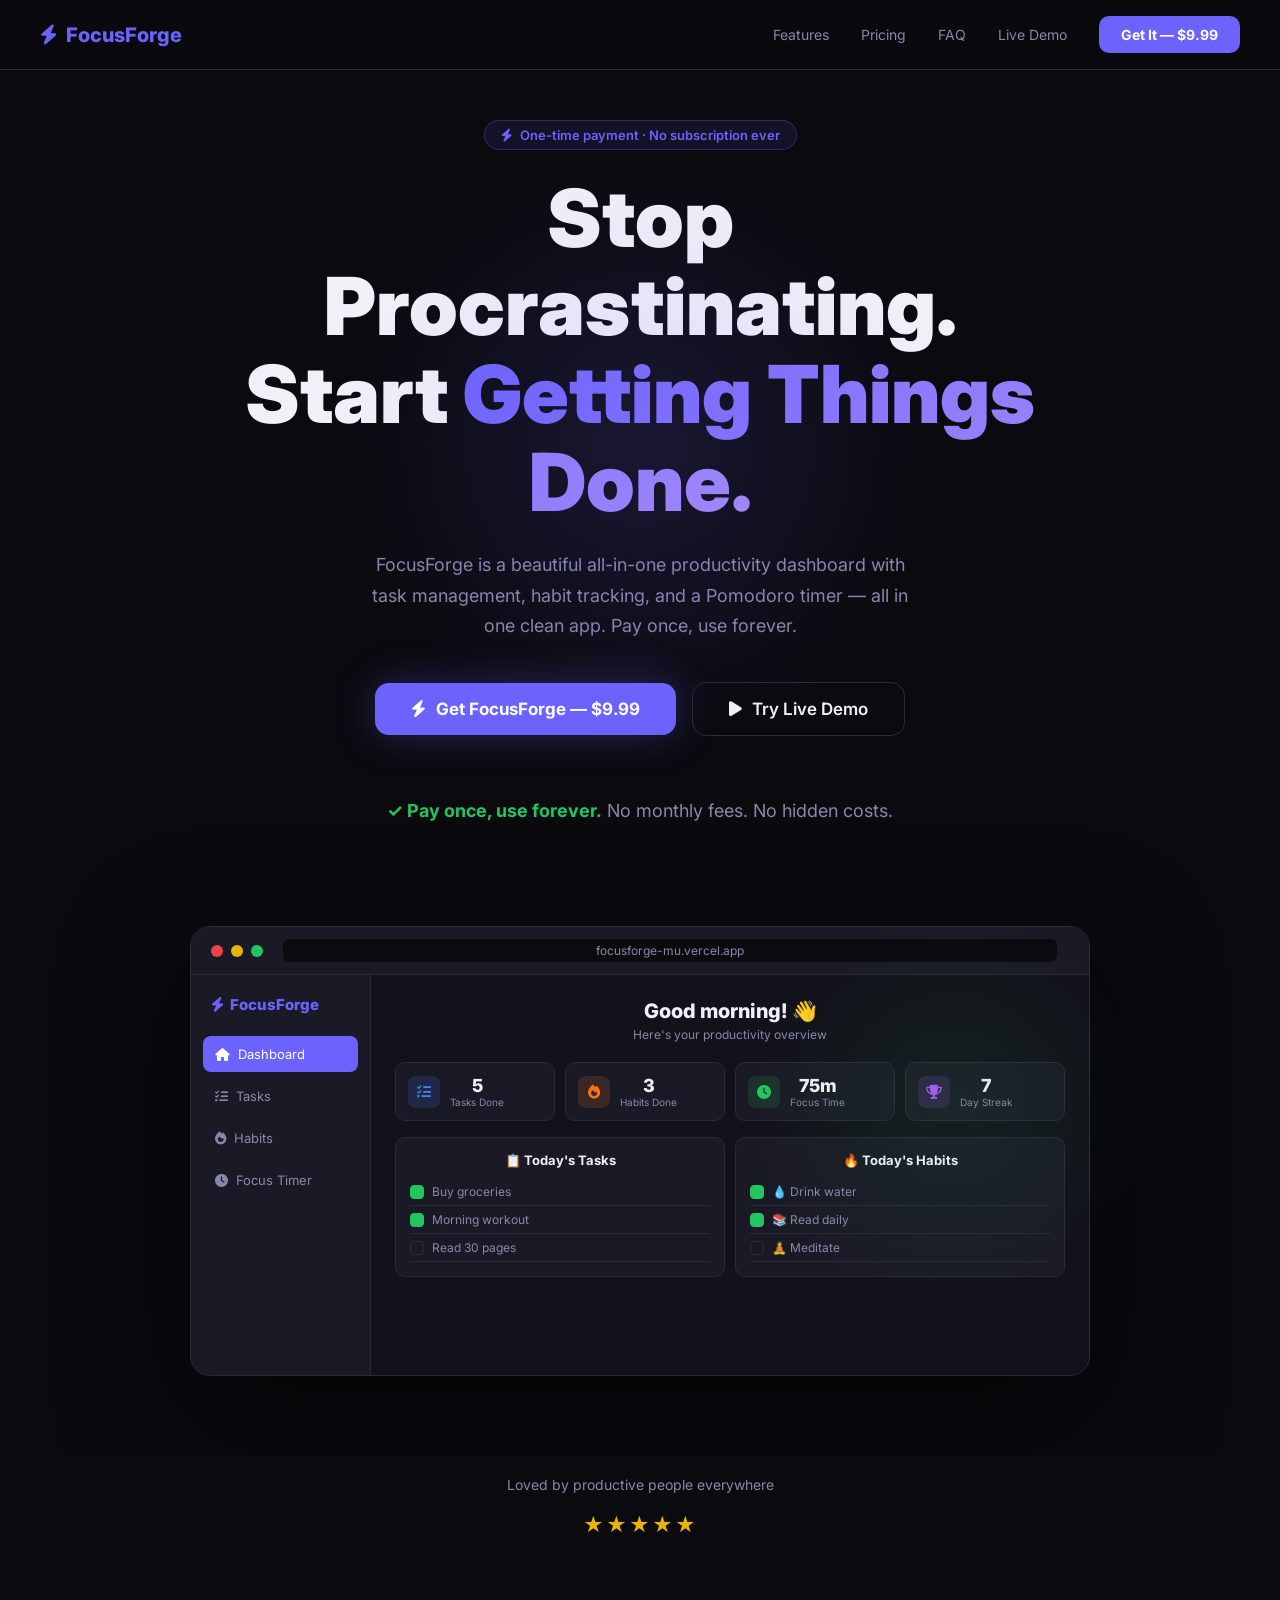
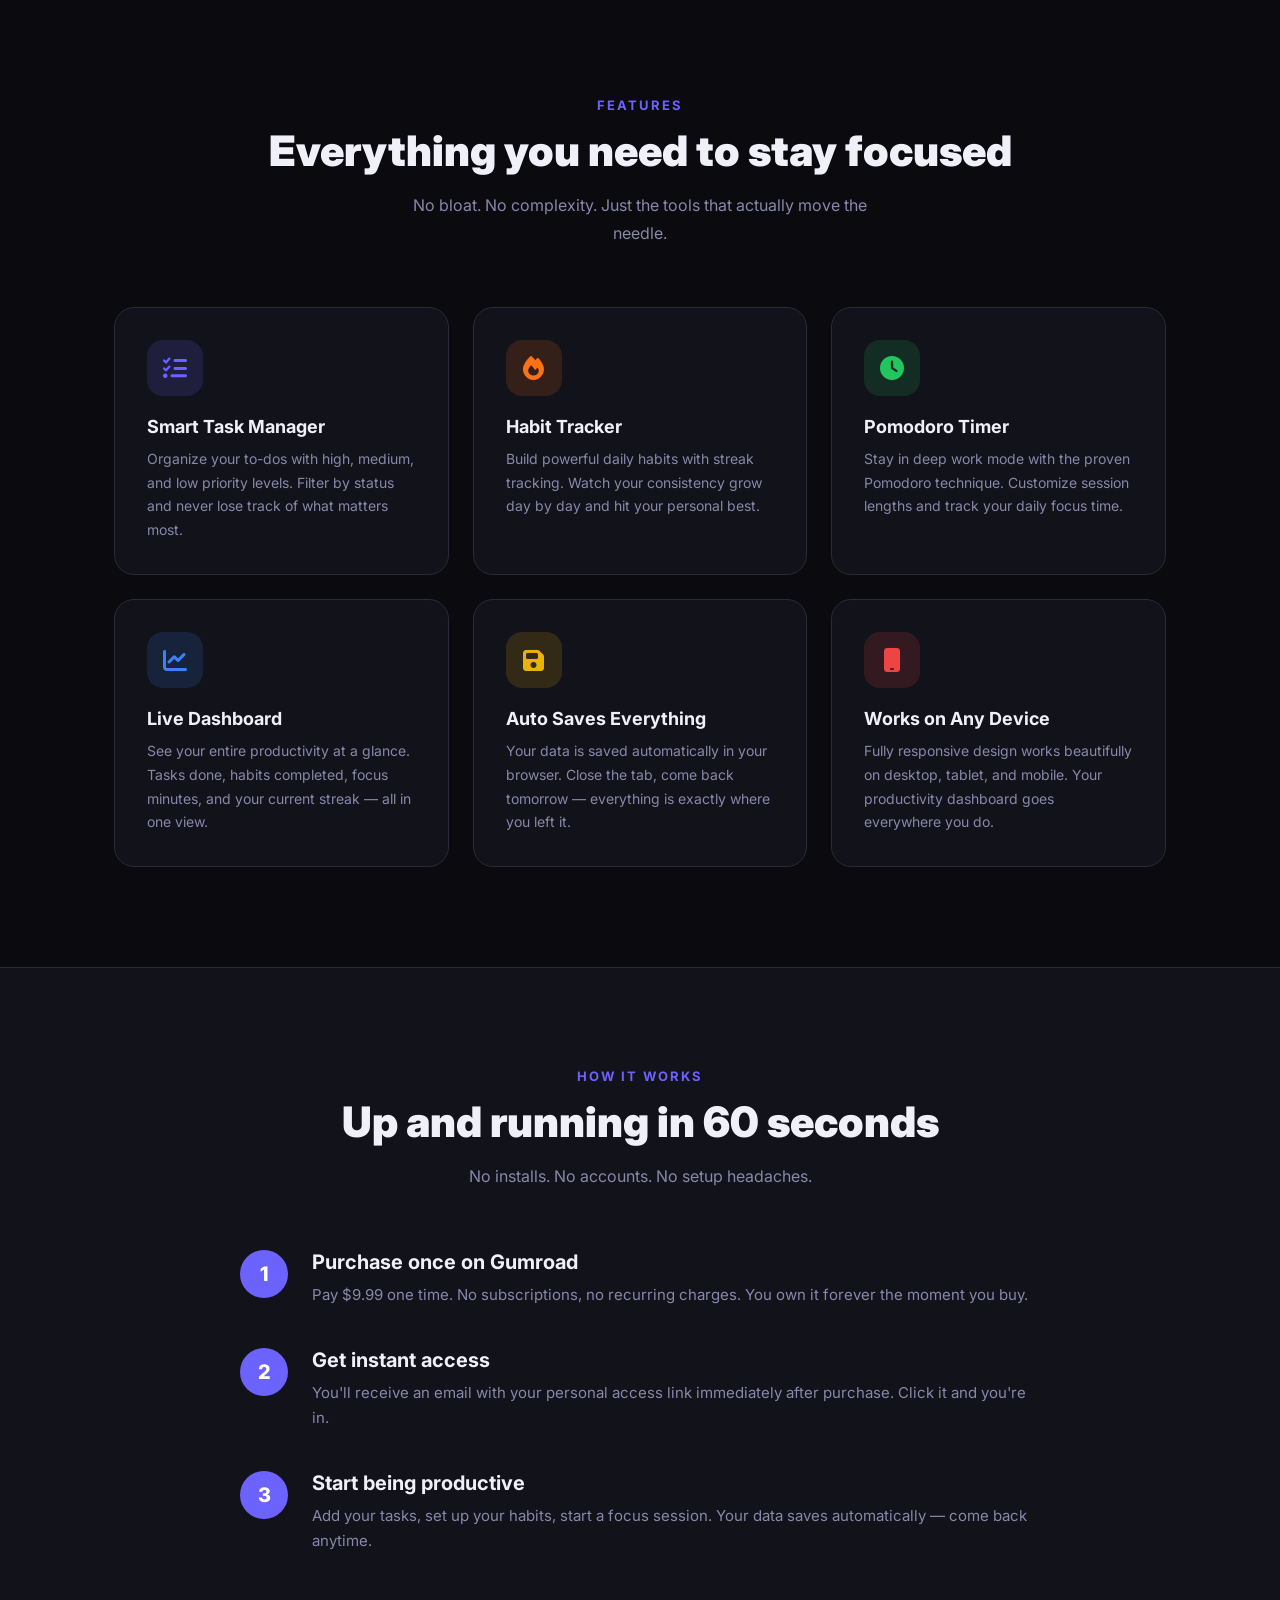
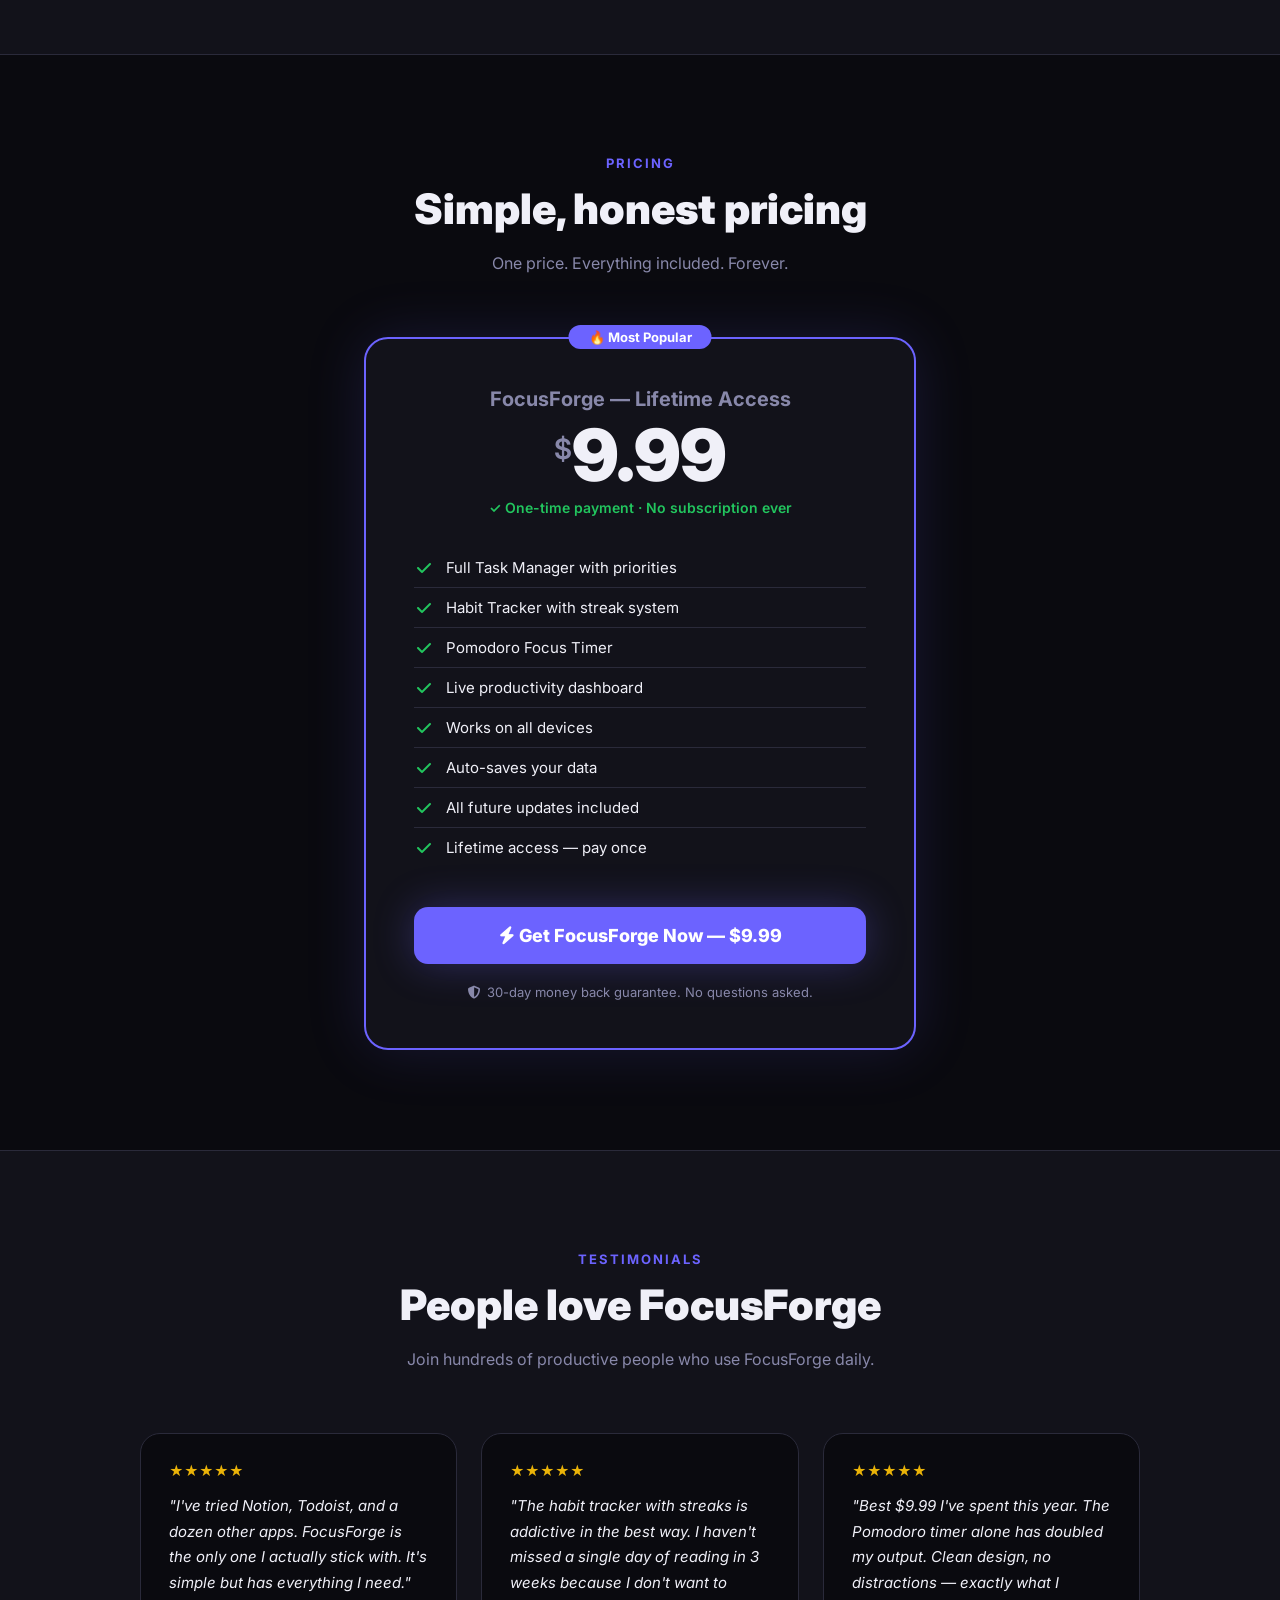
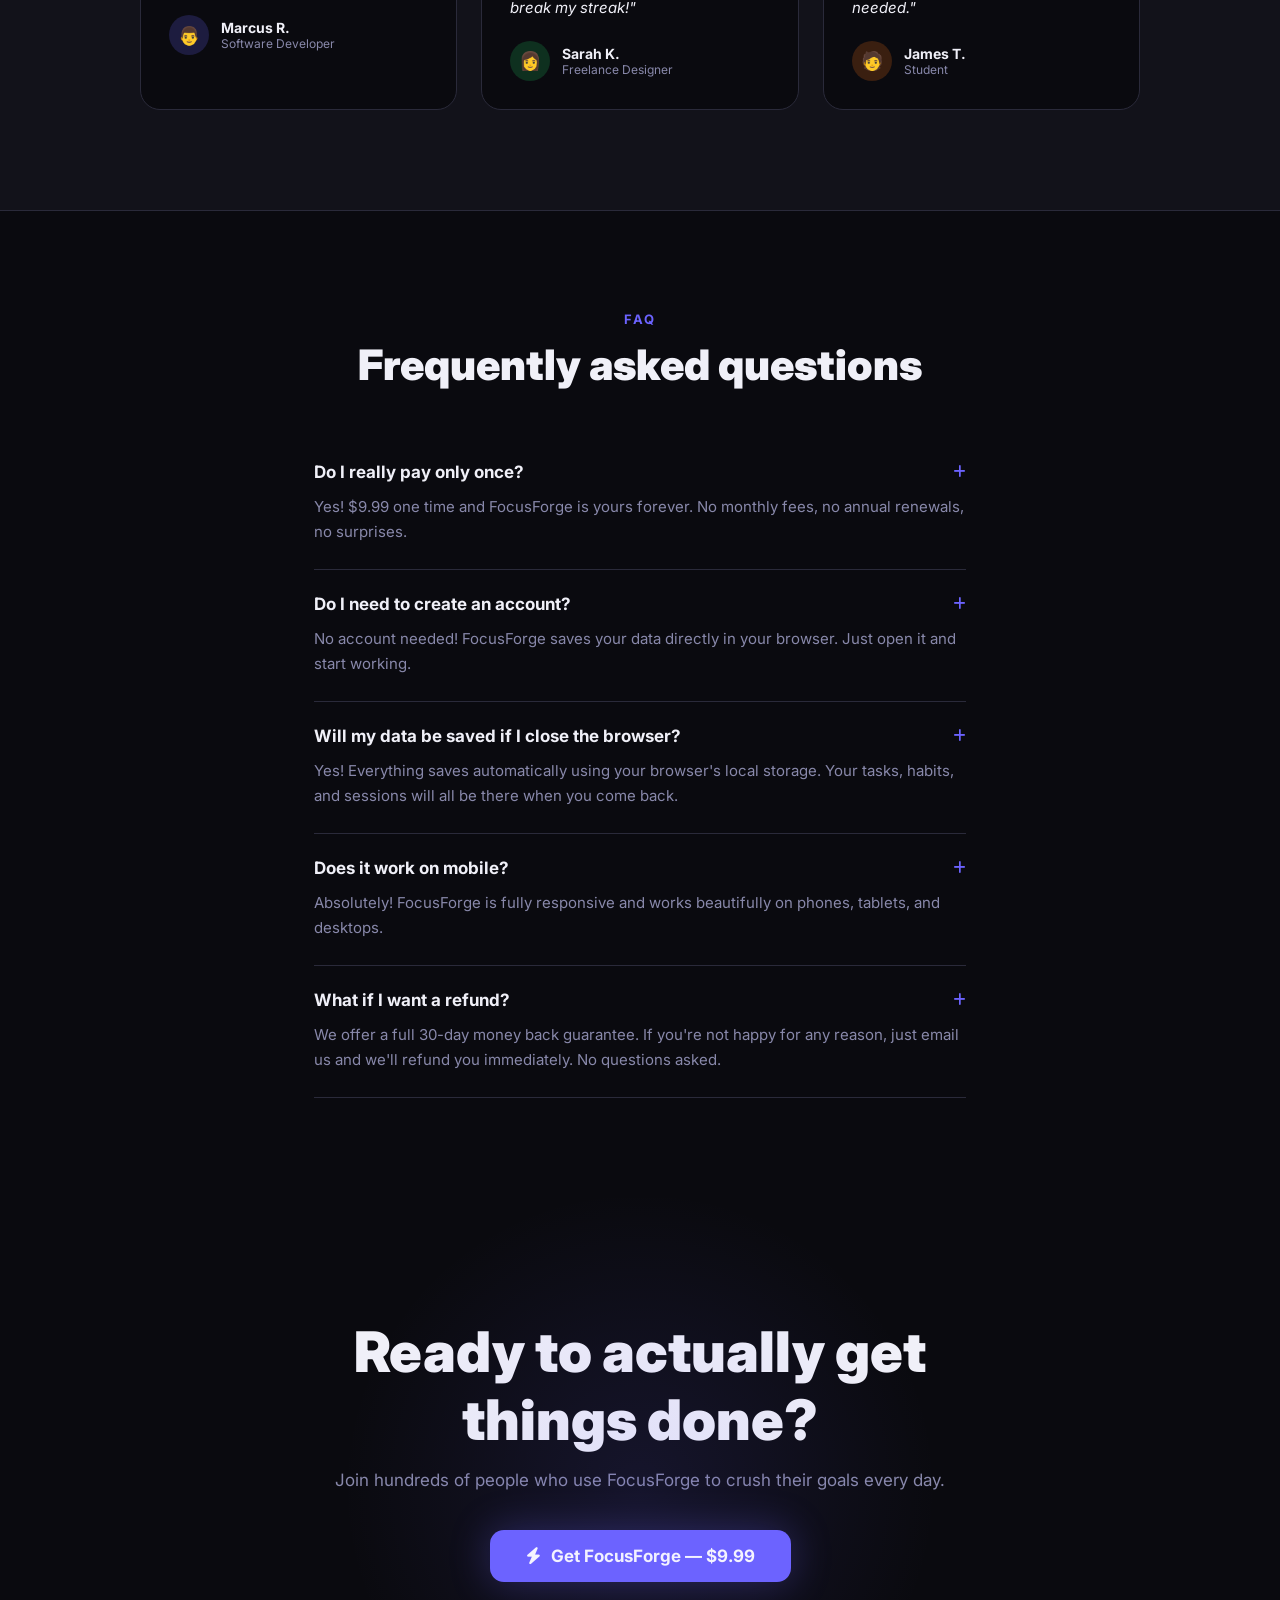
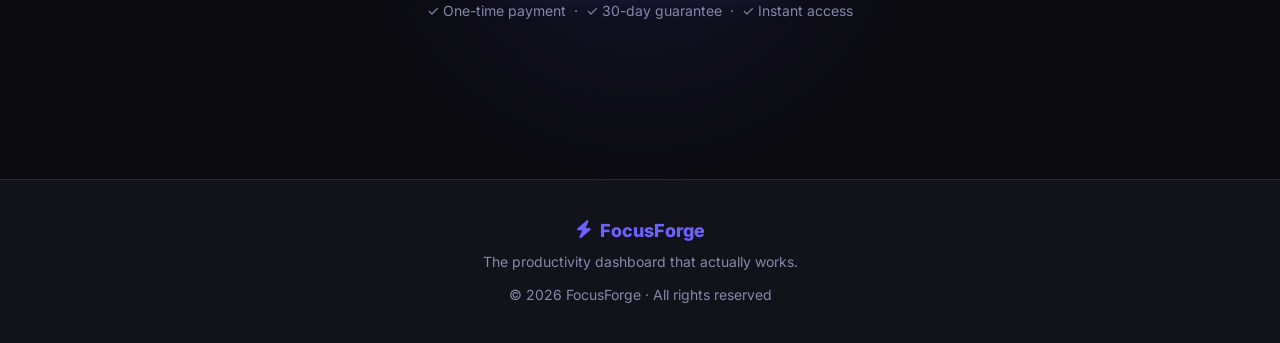
<file: landing.html>
<!DOCTYPE html>
<html lang="en">
<head>
  <meta charset="UTF-8" />
  <meta name="viewport" content="width=device-width, initial-scale=1.0"/>
  <title>FocusForge - Productivity Dashboard</title>
  <link href="https://fonts.googleapis.com/css2?family=Inter:wght@400;500;600;700;800;900&display=swap" rel="stylesheet"/>
  <link rel="stylesheet" href="https://cdnjs.cloudflare.com/ajax/libs/font-awesome/6.4.0/css/all.min.css"/>
  <style>
    /* ============================================================
       RESET & BASE
    ============================================================ */
    *, *::before, *::after {
      margin: 0;
      padding: 0;
      box-sizing: border-box;
    }

    :root {
      --bg: #0a0a0f;
      --bg2: #12121a;
      --bg3: #1a1a26;
      --border: #2a2a3a;
      --text: #f0f0f8;
      --text2: #8888aa;
      --primary: #6c63ff;
      --primary-dark: #5a52e0;
      --green: #22c55e;
      --orange: #f97316;
      --yellow: #eab308;
    }

    html {
      scroll-behavior: smooth;
    }

    body {
      font-family: 'Inter', sans-serif;
      background: var(--bg);
      color: var(--text);
      overflow-x: hidden;
    }

    a {
      text-decoration: none;
      color: inherit;
    }

    /* ============================================================
       NAVBAR
    ============================================================ */

    nav {
      position: fixed;
      top: 0;
      left: 0;
      right: 0;
      z-index: 100;
      background: rgba(10, 10, 15, 0.85);
      backdrop-filter: blur(12px);
      border-bottom: 1px solid var(--border);
      padding: 16px 40px;
      display: flex;
      justify-content: space-between;
      align-items: center;
    }

    .nav-logo {
      font-size: 20px;
      font-weight: 800;
      color: var(--primary);
      display: flex;
      align-items: center;
      gap: 8px;
    }

    .nav-links {
      display: flex;
      align-items: center;
      gap: 32px;
      font-size: 14px;
      color: var(--text2);
    }

    .nav-links a:hover {
      color: var(--text);
    }

    .nav-cta {
      background: var(--primary);
      color: white !important;
      padding: 10px 22px;
      border-radius: 10px;
      font-weight: 700;
      font-size: 14px;
      transition: all 0.2s ease;
    }

    .nav-cta:hover {
      background: var(--primary-dark);
      transform: translateY(-1px);
    }

    /* ============================================================
       HERO
    ============================================================ */

    .hero {
      min-height: 100vh;
      display: flex;
      flex-direction: column;
      align-items: center;
      justify-content: center;
      text-align: center;
      padding: 120px 24px 80px;
      position: relative;
      overflow: hidden;
    }

    /* Gradient background blobs */
    .hero::before {
      content: '';
      position: absolute;
      width: 600px;
      height: 600px;
      background: radial-gradient(circle, rgba(108,99,255,0.15) 0%, transparent 70%);
      top: 10%;
      left: 50%;
      transform: translateX(-50%);
      pointer-events: none;
    }

    .hero::after {
      content: '';
      position: absolute;
      width: 400px;
      height: 400px;
      background: radial-gradient(circle, rgba(34,197,94,0.08) 0%, transparent 70%);
      bottom: 10%;
      right: 10%;
      pointer-events: none;
    }

    .hero-badge {
      display: inline-flex;
      align-items: center;
      gap: 8px;
      background: rgba(108,99,255,0.1);
      border: 1px solid rgba(108,99,255,0.3);
      border-radius: 100px;
      padding: 6px 16px;
      font-size: 13px;
      color: var(--primary);
      font-weight: 600;
      margin-bottom: 24px;
    }

    .hero h1 {
      font-size: clamp(42px, 7vw, 80px);
      font-weight: 900;
      line-height: 1.1;
      margin-bottom: 24px;
      max-width: 800px;
    }

    .hero h1 span {
      background: linear-gradient(135deg, #6c63ff, #a78bfa);
      -webkit-background-clip: text;
      -webkit-text-fill-color: transparent;
      background-clip: text;
    }

    .hero p {
      font-size: 18px;
      color: var(--text2);
      max-width: 560px;
      line-height: 1.7;
      margin-bottom: 40px;
    }

    .hero-buttons {
      display: flex;
      gap: 16px;
      align-items: center;
      flex-wrap: wrap;
      justify-content: center;
      margin-bottom: 60px;
    }

    .btn-hero {
      background: var(--primary);
      color: white;
      padding: 16px 36px;
      border-radius: 14px;
      font-size: 17px;
      font-weight: 700;
      transition: all 0.2s ease;
      display: flex;
      align-items: center;
      gap: 10px;
      box-shadow: 0 0 40px rgba(108,99,255,0.3);
    }

    .btn-hero:hover {
      background: var(--primary-dark);
      transform: translateY(-2px);
      box-shadow: 0 0 60px rgba(108,99,255,0.4);
    }

    .btn-demo {
      background: transparent;
      color: var(--text);
      padding: 16px 36px;
      border-radius: 14px;
      font-size: 17px;
      font-weight: 600;
      border: 1px solid var(--border);
      transition: all 0.2s ease;
      display: flex;
      align-items: center;
      gap: 10px;
    }

    .btn-demo:hover {
      border-color: var(--primary);
      color: var(--primary);
    }

    .hero-price-note {
      font-size: 14px;
      color: var(--text2);
    }

    .hero-price-note strong {
      color: var(--green);
    }

    /* App preview mockup */
    .hero-mockup {
      width: 100%;
      max-width: 900px;
      background: var(--bg2);
      border: 1px solid var(--border);
      border-radius: 20px;
      overflow: hidden;
      box-shadow: 0 40px 120px rgba(0,0,0,0.6);
      margin-top: 60px;
    }

    .mockup-bar {
      background: var(--bg3);
      padding: 12px 20px;
      display: flex;
      align-items: center;
      gap: 8px;
      border-bottom: 1px solid var(--border);
    }

    .mockup-dot {
      width: 12px;
      height: 12px;
      border-radius: 50%;
    }

    .mockup-dot.red    { background: #ef4444; }
    .mockup-dot.yellow { background: #eab308; }
    .mockup-dot.green  { background: #22c55e; }

    .mockup-url {
      flex: 1;
      background: var(--bg);
      border-radius: 6px;
      padding: 4px 12px;
      font-size: 12px;
      color: var(--text2);
      margin: 0 12px;
      text-align: center;
    }

    .mockup-content {
      display: flex;
      height: 400px;
    }

    .mockup-sidebar {
      width: 180px;
      background: var(--bg3);
      border-right: 1px solid var(--border);
      padding: 20px 12px;
      display: flex;
      flex-direction: column;
      gap: 6px;
    }

    .mockup-logo {
      color: var(--primary);
      font-weight: 800;
      font-size: 15px;
      padding: 0 8px;
      margin-bottom: 16px;
      display: flex;
      align-items: center;
      gap: 6px;
    }

    .mockup-nav-item {
      padding: 10px 12px;
      border-radius: 8px;
      font-size: 13px;
      color: var(--text2);
      display: flex;
      align-items: center;
      gap: 8px;
    }

    .mockup-nav-item.active {
      background: var(--primary);
      color: white;
    }

    .mockup-main {
      flex: 1;
      padding: 24px;
      overflow: hidden;
    }

    .mockup-title {
      font-size: 20px;
      font-weight: 800;
      margin-bottom: 4px;
    }

    .mockup-subtitle {
      font-size: 12px;
      color: var(--text2);
      margin-bottom: 20px;
    }

    .mockup-stats {
      display: grid;
      grid-template-columns: repeat(4, 1fr);
      gap: 10px;
      margin-bottom: 16px;
    }

    .mockup-stat {
      background: var(--bg3);
      border: 1px solid var(--border);
      border-radius: 10px;
      padding: 12px;
      display: flex;
      align-items: center;
      gap: 10px;
    }

    .mockup-stat-icon {
      width: 32px;
      height: 32px;
      border-radius: 8px;
      display: flex;
      align-items: center;
      justify-content: center;
      font-size: 14px;
      flex-shrink: 0;
    }

    .mockup-stat-icon.blue   { background: rgba(59,130,246,0.15); color: #3b82f6; }
    .mockup-stat-icon.orange { background: rgba(249,115,22,0.15); color: #f97316; }
    .mockup-stat-icon.green  { background: rgba(34,197,94,0.15);  color: #22c55e; }
    .mockup-stat-icon.purple { background: rgba(168,85,247,0.15); color: #a855f7; }

    .mockup-stat-num {
      font-size: 18px;
      font-weight: 800;
    }

    .mockup-stat-label {
      font-size: 10px;
      color: var(--text2);
    }

    .mockup-cards {
      display: grid;
      grid-template-columns: 1fr 1fr;
      gap: 10px;
    }

    .mockup-card {
      background: var(--bg3);
      border: 1px solid var(--border);
      border-radius: 10px;
      padding: 14px;
    }

    .mockup-card-title {
      font-size: 13px;
      font-weight: 700;
      margin-bottom: 10px;
      color: var(--text);
    }

    .mockup-task {
      display: flex;
      align-items: center;
      gap: 8px;
      padding: 6px 0;
      border-bottom: 1px solid var(--border);
      font-size: 12px;
      color: var(--text2);
    }

    .mockup-check {
      width: 14px;
      height: 14px;
      border-radius: 4px;
      border: 1px solid var(--border);
      flex-shrink: 0;
    }

    .mockup-check.done {
      background: var(--green);
      border-color: var(--green);
    }

    /* ============================================================
       SOCIAL PROOF
    ============================================================ */

    .social-proof {
      padding: 20px 24px 60px;
      text-align: center;
    }

    .social-proof p {
      color: var(--text2);
      font-size: 14px;
      margin-bottom: 20px;
    }

    .stars {
      color: var(--yellow);
      font-size: 20px;
      letter-spacing: 2px;
    }

    /* ============================================================
       FEATURES
    ============================================================ */

    .features {
      padding: 100px 24px;
      max-width: 1100px;
      margin: 0 auto;
    }

    .section-label {
      text-align: center;
      font-size: 13px;
      font-weight: 700;
      color: var(--primary);
      text-transform: uppercase;
      letter-spacing: 2px;
      margin-bottom: 12px;
    }

    .section-title {
      text-align: center;
      font-size: clamp(28px, 4vw, 42px);
      font-weight: 900;
      margin-bottom: 16px;
    }

    .section-sub {
      text-align: center;
      color: var(--text2);
      font-size: 16px;
      max-width: 500px;
      margin: 0 auto 60px;
      line-height: 1.7;
    }

    .features-grid {
      display: grid;
      grid-template-columns: repeat(3, 1fr);
      gap: 24px;
    }

    .feature-card {
      background: var(--bg2);
      border: 1px solid var(--border);
      border-radius: 20px;
      padding: 32px;
      transition: all 0.3s ease;
    }

    .feature-card:hover {
      border-color: var(--primary);
      transform: translateY(-4px);
      box-shadow: 0 20px 60px rgba(108,99,255,0.1);
    }

    .feature-icon {
      width: 56px;
      height: 56px;
      border-radius: 16px;
      display: flex;
      align-items: center;
      justify-content: center;
      font-size: 24px;
      margin-bottom: 20px;
    }

    .feature-icon.purple { background: rgba(108,99,255,0.15); color: var(--primary); }
    .feature-icon.green  { background: rgba(34,197,94,0.15);  color: var(--green); }
    .feature-icon.orange { background: rgba(249,115,22,0.15); color: var(--orange); }
    .feature-icon.blue   { background: rgba(59,130,246,0.15); color: #3b82f6; }
    .feature-icon.yellow { background: rgba(234,179,8,0.15);  color: var(--yellow); }
    .feature-icon.red    { background: rgba(239,68,68,0.15);  color: #ef4444; }

    .feature-card h3 {
      font-size: 18px;
      font-weight: 700;
      margin-bottom: 10px;
    }

    .feature-card p {
      font-size: 14px;
      color: var(--text2);
      line-height: 1.7;
    }

    /* ============================================================
       HOW IT WORKS
    ============================================================ */

    .how-it-works {
      padding: 100px 24px;
      background: var(--bg2);
      border-top: 1px solid var(--border);
      border-bottom: 1px solid var(--border);
    }

    .steps {
      max-width: 800px;
      margin: 0 auto;
      display: flex;
      flex-direction: column;
      gap: 40px;
    }

    .step {
      display: flex;
      align-items: flex-start;
      gap: 24px;
    }

    .step-number {
      width: 48px;
      height: 48px;
      border-radius: 50%;
      background: var(--primary);
      color: white;
      font-size: 20px;
      font-weight: 800;
      display: flex;
      align-items: center;
      justify-content: center;
      flex-shrink: 0;
    }

    .step-content h3 {
      font-size: 20px;
      font-weight: 700;
      margin-bottom: 8px;
    }

    .step-content p {
      color: var(--text2);
      font-size: 15px;
      line-height: 1.7;
    }

    /* ============================================================
       PRICING
    ============================================================ */

    .pricing {
      padding: 100px 24px;
      max-width: 600px;
      margin: 0 auto;
      text-align: center;
    }

    .pricing-card {
      background: var(--bg2);
      border: 2px solid var(--primary);
      border-radius: 24px;
      padding: 48px;
      position: relative;
      box-shadow: 0 0 60px rgba(108,99,255,0.15);
    }

    .pricing-badge {
      position: absolute;
      top: -14px;
      left: 50%;
      transform: translateX(-50%);
      background: var(--primary);
      color: white;
      padding: 4px 20px;
      border-radius: 100px;
      font-size: 13px;
      font-weight: 700;
      white-space: nowrap;
    }

    .pricing-name {
      font-size: 20px;
      font-weight: 700;
      margin-bottom: 8px;
      color: var(--text2);
    }

    .pricing-price {
      font-size: 72px;
      font-weight: 900;
      line-height: 1;
      margin-bottom: 8px;
    }

    .pricing-price span {
      font-size: 28px;
      font-weight: 600;
      color: var(--text2);
      vertical-align: top;
      margin-top: 16px;
      display: inline-block;
    }

    .pricing-note {
      color: var(--green);
      font-size: 14px;
      font-weight: 600;
      margin-bottom: 32px;
    }

    .pricing-features {
      list-style: none;
      margin-bottom: 40px;
      text-align: left;
    }

    .pricing-features li {
      display: flex;
      align-items: center;
      gap: 12px;
      padding: 10px 0;
      border-bottom: 1px solid var(--border);
      font-size: 15px;
      color: var(--text);
    }

    .pricing-features li:last-child {
      border-bottom: none;
    }

    .pricing-features li i {
      color: var(--green);
      font-size: 16px;
      width: 20px;
      text-align: center;
    }

    .btn-buy {
      display: block;
      background: var(--primary);
      color: white;
      padding: 18px;
      border-radius: 14px;
      font-size: 18px;
      font-weight: 800;
      transition: all 0.2s ease;
      box-shadow: 0 0 40px rgba(108,99,255,0.3);
      width: 100%;
      text-align: center;
    }

    .btn-buy:hover {
      background: var(--primary-dark);
      transform: translateY(-2px);
      box-shadow: 0 0 60px rgba(108,99,255,0.4);
    }

    .pricing-guarantee {
      margin-top: 20px;
      font-size: 13px;
      color: var(--text2);
      display: flex;
      align-items: center;
      justify-content: center;
      gap: 6px;
    }

    /* ============================================================
       TESTIMONIALS
    ============================================================ */

    .testimonials {
      padding: 100px 24px;
      background: var(--bg2);
      border-top: 1px solid var(--border);
      border-bottom: 1px solid var(--border);
    }

    .testimonials-grid {
      max-width: 1000px;
      margin: 0 auto;
      display: grid;
      grid-template-columns: repeat(3, 1fr);
      gap: 24px;
    }

    .testimonial-card {
      background: var(--bg);
      border: 1px solid var(--border);
      border-radius: 20px;
      padding: 28px;
      transition: all 0.2s ease;
    }

    .testimonial-card:hover {
      border-color: var(--primary);
      transform: translateY(-2px);
    }

    .testimonial-stars {
      color: var(--yellow);
      font-size: 14px;
      margin-bottom: 14px;
    }

    .testimonial-text {
      font-size: 15px;
      color: var(--text);
      line-height: 1.7;
      margin-bottom: 20px;
      font-style: italic;
    }

    .testimonial-author {
      display: flex;
      align-items: center;
      gap: 12px;
    }

    .testimonial-avatar {
      width: 40px;
      height: 40px;
      border-radius: 50%;
      display: flex;
      align-items: center;
      justify-content: center;
      font-size: 18px;
      flex-shrink: 0;
    }

    .testimonial-name {
      font-size: 14px;
      font-weight: 700;
    }

    .testimonial-role {
      font-size: 12px;
      color: var(--text2);
    }

    /* ============================================================
       FAQ
    ============================================================ */

    .faq {
      padding: 100px 24px;
      max-width: 700px;
      margin: 0 auto;
    }

    .faq-item {
      border-bottom: 1px solid var(--border);
      padding: 24px 0;
    }

    .faq-question {
      font-size: 17px;
      font-weight: 700;
      margin-bottom: 12px;
      color: var(--text);
      display: flex;
      justify-content: space-between;
      align-items: center;
      cursor: pointer;
    }

    .faq-question i {
      color: var(--primary);
      font-size: 14px;
    }

    .faq-answer {
      font-size: 15px;
      color: var(--text2);
      line-height: 1.7;
    }

    /* ============================================================
       FINAL CTA
    ============================================================ */

    .final-cta {
      padding: 120px 24px;
      text-align: center;
      position: relative;
      overflow: hidden;
    }

    .final-cta::before {
      content: '';
      position: absolute;
      width: 600px;
      height: 600px;
      background: radial-gradient(circle, rgba(108,99,255,0.12) 0%, transparent 70%);
      top: 50%;
      left: 50%;
      transform: translate(-50%, -50%);
      pointer-events: none;
    }

    .final-cta h2 {
      font-size: clamp(32px, 5vw, 56px);
      font-weight: 900;
      margin-bottom: 16px;
      max-width: 600px;
      margin-left: auto;
      margin-right: auto;
    }

    .final-cta p {
      color: var(--text2);
      font-size: 17px;
      margin-bottom: 40px;
    }

    /* ============================================================
       FOOTER
    ============================================================ */

    footer {
      background: var(--bg2);
      border-top: 1px solid var(--border);
      padding: 40px 24px;
      text-align: center;
      color: var(--text2);
      font-size: 14px;
    }

    footer .footer-logo {
      color: var(--primary);
      font-weight: 800;
      font-size: 18px;
      margin-bottom: 12px;
      display: flex;
      align-items: center;
      justify-content: center;
      gap: 8px;
    }

    footer p {
      margin-top: 8px;
    }

    /* ============================================================
       RESPONSIVE
    ============================================================ */

    @media (max-width: 768px) {
      nav { padding: 16px 20px; }
      .nav-links { display: none; }
      .features-grid { grid-template-columns: 1fr; }
      .testimonials-grid { grid-template-columns: 1fr; }
      .mockup-stats { grid-template-columns: repeat(2, 1fr); }
      .mockup-sidebar { display: none; }
      .mockup-cards { grid-template-columns: 1fr; }
      .hero-buttons { flex-direction: column; }
    }
  </style>
</head>
<body>

  <!-- NAVBAR -->
  <nav>
    <div class="nav-logo">
      <i class="fa-solid fa-bolt"></i>
      FocusForge
    </div>
    <div class="nav-links">
      <a href="#features">Features</a>
      <a href="#pricing">Pricing</a>
      <a href="#faq">FAQ</a>
      <a href="https://focusforge-mu.vercel.app" target="_blank">Live Demo</a>
      <a href="https://gumroad.com/giancarl" target="_blank" class="nav-cta">
        Get It — $9.99
      </a>
    </div>
  </nav>

  <!-- HERO -->
  <section class="hero">
    <div class="hero-badge">
      <i class="fa-solid fa-bolt"></i>
      One-time payment · No subscription ever
    </div>

    <h1>
      Stop Procrastinating.<br/>
      Start <span>Getting Things Done.</span>
    </h1>

    <p>
      FocusForge is a beautiful all-in-one productivity dashboard
      with task management, habit tracking, and a Pomodoro timer —
      all in one clean app. Pay once, use forever.
    </p>

    <div class="hero-buttons">
      <a href="https://gumroad.com/giancarl" target="_blank" class="btn-hero">
        <i class="fa-solid fa-bolt"></i>
        Get FocusForge — $9.99
      </a>
      <a href="https://focusforge-mu.vercel.app" target="_blank" class="btn-demo">
        <i class="fa-solid fa-play"></i>
        Try Live Demo
      </a>
    </div>

    <p class="hero-price-note">
      <strong>✓ Pay once, use forever.</strong>
      No monthly fees. No hidden costs.
    </p>

    <!-- APP MOCKUP -->
    <div class="hero-mockup">
      <div class="mockup-bar">
        <div class="mockup-dot red"></div>
        <div class="mockup-dot yellow"></div>
        <div class="mockup-dot green"></div>
        <div class="mockup-url">focusforge-mu.vercel.app</div>
      </div>
      <div class="mockup-content">
        <div class="mockup-sidebar">
          <div class="mockup-logo">
            <i class="fa-solid fa-bolt"></i> FocusForge
          </div>
          <div class="mockup-nav-item active">
            <i class="fa-solid fa-house"></i> Dashboard
          </div>
          <div class="mockup-nav-item">
            <i class="fa-solid fa-list-check"></i> Tasks
          </div>
          <div class="mockup-nav-item">
            <i class="fa-solid fa-fire"></i> Habits
          </div>
          <div class="mockup-nav-item">
            <i class="fa-solid fa-clock"></i> Focus Timer
          </div>
        </div>
        <div class="mockup-main">
          <div class="mockup-title">Good morning! 👋</div>
          <div class="mockup-subtitle">Here's your productivity overview</div>
          <div class="mockup-stats">
            <div class="mockup-stat">
              <div class="mockup-stat-icon blue">
                <i class="fa-solid fa-list-check"></i>
              </div>
              <div>
                <div class="mockup-stat-num">5</div>
                <div class="mockup-stat-label">Tasks Done</div>
              </div>
            </div>
            <div class="mockup-stat">
              <div class="mockup-stat-icon orange">
                <i class="fa-solid fa-fire"></i>
              </div>
              <div>
                <div class="mockup-stat-num">3</div>
                <div class="mockup-stat-label">Habits Done</div>
              </div>
            </div>
            <div class="mockup-stat">
              <div class="mockup-stat-icon green">
                <i class="fa-solid fa-clock"></i>
              </div>
              <div>
                <div class="mockup-stat-num">75m</div>
                <div class="mockup-stat-label">Focus Time</div>
              </div>
            </div>
            <div class="mockup-stat">
              <div class="mockup-stat-icon purple">
                <i class="fa-solid fa-trophy"></i>
              </div>
              <div>
                <div class="mockup-stat-num">7</div>
                <div class="mockup-stat-label">Day Streak</div>
              </div>
            </div>
          </div>
          <div class="mockup-cards">
            <div class="mockup-card">
              <div class="mockup-card-title">📋 Today's Tasks</div>
              <div class="mockup-task">
                <div class="mockup-check done"></div> Buy groceries
              </div>
              <div class="mockup-task">
                <div class="mockup-check done"></div> Morning workout
              </div>
              <div class="mockup-task">
                <div class="mockup-check"></div> Read 30 pages
              </div>
            </div>
            <div class="mockup-card">
              <div class="mockup-card-title">🔥 Today's Habits</div>
              <div class="mockup-task">
                <div class="mockup-check done"></div> 💧 Drink water
              </div>
              <div class="mockup-task">
                <div class="mockup-check done"></div> 📚 Read daily
              </div>
              <div class="mockup-task">
                <div class="mockup-check"></div> 🧘 Meditate
              </div>
            </div>
          </div>
        </div>
      </div>
    </div>
  </section>

  <!-- SOCIAL PROOF -->
  <div class="social-proof">
    <p>Loved by productive people everywhere</p>
    <div class="stars">★★★★★</div>
  </div>

  <!-- FEATURES -->
  <section class="features" id="features">
    <p class="section-label">Features</p>
    <h2 class="section-title">Everything you need to stay focused</h2>
    <p class="section-sub">
      No bloat. No complexity. Just the tools that actually move the needle.
    </p>

    <div class="features-grid">
      <div class="feature-card">
        <div class="feature-icon purple">
          <i class="fa-solid fa-list-check"></i>
        </div>
        <h3>Smart Task Manager</h3>
        <p>Organize your to-dos with high, medium, and low priority levels. Filter by status and never lose track of what matters most.</p>
      </div>
      <div class="feature-card">
        <div class="feature-icon orange">
          <i class="fa-solid fa-fire"></i>
        </div>
        <h3>Habit Tracker</h3>
        <p>Build powerful daily habits with streak tracking. Watch your consistency grow day by day and hit your personal best.</p>
      </div>
      <div class="feature-card">
        <div class="feature-icon green">
          <i class="fa-solid fa-clock"></i>
        </div>
        <h3>Pomodoro Timer</h3>
        <p>Stay in deep work mode with the proven Pomodoro technique. Customize session lengths and track your daily focus time.</p>
      </div>
      <div class="feature-card">
        <div class="feature-icon blue">
          <i class="fa-solid fa-chart-line"></i>
        </div>
        <h3>Live Dashboard</h3>
        <p>See your entire productivity at a glance. Tasks done, habits completed, focus minutes, and your current streak — all in one view.</p>
      </div>
      <div class="feature-card">
        <div class="feature-icon yellow">
          <i class="fa-solid fa-floppy-disk"></i>
        </div>
        <h3>Auto Saves Everything</h3>
        <p>Your data is saved automatically in your browser. Close the tab, come back tomorrow — everything is exactly where you left it.</p>
      </div>
      <div class="feature-card">
        <div class="feature-icon red">
          <i class="fa-solid fa-mobile"></i>
        </div>
        <h3>Works on Any Device</h3>
        <p>Fully responsive design works beautifully on desktop, tablet, and mobile. Your productivity dashboard goes everywhere you do.</p>
      </div>
    </div>
  </section>

  <!-- HOW IT WORKS -->
  <section class="how-it-works">
    <div style="max-width:1100px;margin:0 auto;">
      <p class="section-label">How It Works</p>
      <h2 class="section-title">Up and running in 60 seconds</h2>
      <p class="section-sub">No installs. No accounts. No setup headaches.</p>
    </div>
    <div class="steps">
      <div class="step">
        <div class="step-number">1</div>
        <div class="step-content">
          <h3>Purchase once on Gumroad</h3>
          <p>Pay $9.99 one time. No subscriptions, no recurring charges. You own it forever the moment you buy.</p>
        </div>
      </div>
      <div class="step">
        <div class="step-number">2</div>
        <div class="step-content">
          <h3>Get instant access</h3>
          <p>You'll receive an email with your personal access link immediately after purchase. Click it and you're in.</p>
        </div>
      </div>
      <div class="step">
        <div class="step-number">3</div>
        <div class="step-content">
          <h3>Start being productive</h3>
          <p>Add your tasks, set up your habits, start a focus session. Your data saves automatically — come back anytime.</p>
        </div>
      </div>
    </div>
  </section>

  <!-- PRICING -->
  <section class="pricing" id="pricing">
    <p class="section-label">Pricing</p>
    <h2 class="section-title">Simple, honest pricing</h2>
    <p class="section-sub">One price. Everything included. Forever.</p>

    <div class="pricing-card">
      <div class="pricing-badge">🔥 Most Popular</div>
      <div class="pricing-name">FocusForge — Lifetime Access</div>
      <div class="pricing-price">
        <span>$</span>9.99
      </div>
      <div class="pricing-note">✓ One-time payment · No subscription ever</div>

      <ul class="pricing-features">
        <li><i class="fa-solid fa-check"></i> Full Task Manager with priorities</li>
        <li><i class="fa-solid fa-check"></i> Habit Tracker with streak system</li>
        <li><i class="fa-solid fa-check"></i> Pomodoro Focus Timer</li>
        <li><i class="fa-solid fa-check"></i> Live productivity dashboard</li>
        <li><i class="fa-solid fa-check"></i> Works on all devices</li>
        <li><i class="fa-solid fa-check"></i> Auto-saves your data</li>
        <li><i class="fa-solid fa-check"></i> All future updates included</li>
        <li><i class="fa-solid fa-check"></i> Lifetime access — pay once</li>
      </ul>

      <a href="https://gumroad.com/giancarl" target="_blank" class="btn-buy">
        <i class="fa-solid fa-bolt"></i>
        Get FocusForge Now — $9.99
      </a>

      <div class="pricing-guarantee">
        <i class="fa-solid fa-shield-halved"></i>
        30-day money back guarantee. No questions asked.
      </div>
    </div>
  </section>

  <!-- TESTIMONIALS -->
  <section class="testimonials">
    <p class="section-label">Testimonials</p>
    <h2 class="section-title" style="text-align:center;margin-bottom:16px;">
      People love FocusForge
    </h2>
    <p class="section-sub">
      Join hundreds of productive people who use FocusForge daily.
    </p>

    <div class="testimonials-grid">
      <div class="testimonial-card">
        <div class="testimonial-stars">★★★★★</div>
        <p class="testimonial-text">
          "I've tried Notion, Todoist, and a dozen other apps.
          FocusForge is the only one I actually stick with.
          It's simple but has everything I need."
        </p>
        <div class="testimonial-author">
          <div class="testimonial-avatar" style="background:rgba(108,99,255,0.2)">👨</div>
          <div>
            <div class="testimonial-name">Marcus R.</div>
            <div class="testimonial-role">Software Developer</div>
          </div>
        </div>
      </div>

      <div class="testimonial-card">
        <div class="testimonial-stars">★★★★★</div>
        <p class="testimonial-text">
          "The habit tracker with streaks is addictive in the best way.
          I haven't missed a single day of reading in 3 weeks
          because I don't want to break my streak!"
        </p>
        <div class="testimonial-author">
          <div class="testimonial-avatar" style="background:rgba(34,197,94,0.2)">👩</div>
          <div>
            <div class="testimonial-name">Sarah K.</div>
            <div class="testimonial-role">Freelance Designer</div>
          </div>
        </div>
      </div>

      <div class="testimonial-card">
        <div class="testimonial-stars">★★★★★</div>
        <p class="testimonial-text">
          "Best $9.99 I've spent this year. The Pomodoro timer
          alone has doubled my output. Clean design,
          no distractions — exactly what I needed."
        </p>
        <div class="testimonial-author">
          <div class="testimonial-avatar" style="background:rgba(249,115,22,0.2)">🧑</div>
          <div>
            <div class="testimonial-name">James T.</div>
            <div class="testimonial-role">Student</div>
          </div>
        </div>
      </div>
    </div>
  </section>

  <!-- FAQ -->
  <section class="faq" id="faq">
    <p class="section-label">FAQ</p>
    <h2 class="section-title" style="text-align:center;margin-bottom:48px;">
      Frequently asked questions
    </h2>

    <div class="faq-item">
      <div class="faq-question">
        Do I really pay only once? <i class="fa-solid fa-plus"></i>
      </div>
      <div class="faq-answer">
        Yes! $9.99 one time and FocusForge is yours forever.
        No monthly fees, no annual renewals, no surprises.
      </div>
    </div>

    <div class="faq-item">
      <div class="faq-question">
        Do I need to create an account? <i class="fa-solid fa-plus"></i>
      </div>
      <div class="faq-answer">
        No account needed! FocusForge saves your data directly
        in your browser. Just open it and start working.
      </div>
    </div>

    <div class="faq-item">
      <div class="faq-question">
        Will my data be saved if I close the browser? <i class="fa-solid fa-plus"></i>
      </div>
      <div class="faq-answer">
        Yes! Everything saves automatically using your browser's
        local storage. Your tasks, habits, and sessions will
        all be there when you come back.
      </div>
    </div>

    <div class="faq-item">
      <div class="faq-question">
        Does it work on mobile? <i class="fa-solid fa-plus"></i>
      </div>
      <div class="faq-answer">
        Absolutely! FocusForge is fully responsive and works
        beautifully on phones, tablets, and desktops.
      </div>
    </div>

    <div class="faq-item">
      <div class="faq-question">
        What if I want a refund? <i class="fa-solid fa-plus"></i>
      </div>
      <div class="faq-answer">
        We offer a full 30-day money back guarantee.
        If you're not happy for any reason, just email us
        and we'll refund you immediately. No questions asked.
      </div>
    </div>
  </section>

  <!-- FINAL CTA -->
  <section class="final-cta">
    <h2>Ready to actually get things done?</h2>
    <p>Join hundreds of people who use FocusForge to crush their goals every day.</p>
    <a href="https://gumroad.com/giancarl" target="_blank" class="btn-hero"
      style="display:inline-flex;margin:0 auto;">
      <i class="fa-solid fa-bolt"></i>
      Get FocusForge — $9.99
    </a>
    <p style="margin-top:20px;font-size:14px;color:var(--text2);">
      ✓ One-time payment &nbsp;·&nbsp;
      ✓ 30-day guarantee &nbsp;·&nbsp;
      ✓ Instant access
    </p>
  </section>

  <!-- FOOTER -->
  <footer>
    <div class="footer-logo">
      <i class="fa-solid fa-bolt"></i>
      FocusForge
    </div>
    <p>The productivity dashboard that actually works.</p>
    <p style="margin-top:16px;">© 2026 FocusForge · All rights reserved</p>
  </footer>

</body>
</html>
</file>
<file: css/style.css>
/* ============================================================
   FocusForge - Main Stylesheet
   ============================================================ */

/* Variables */
:root {
  --bg: #0f0f13;
  --bg2: #1a1a24;
  --bg3: #22222f;
  --border: #2e2e3e;
  --text: #f0f0f5;
  --text2: #9090a8;
  --primary: #6c63ff;
  --primary-dark: #5a52e0;
  --blue: #3b82f6;
  --orange: #f97316;
  --green: #22c55e;
  --purple: #a855f7;
  --red: #ef4444;
  --yellow: #eab308;
  --card-radius: 16px;
  --transition: all 0.2s ease;
}

/* Reset */
*, *::before, *::after {
  margin: 0;
  padding: 0;
  box-sizing: border-box;
}

html, body {
  height: 100%;
  font-family: 'Inter', sans-serif;
  background: var(--bg);
  color: var(--text);
  overflow: hidden;
}

/* ============================================================
   LAYOUT
   ============================================================ */

body {
  display: flex;
}

/* SIDEBAR */
.sidebar {
  width: 240px;
  min-width: 240px;
  height: 100vh;
  background: var(--bg2);
  border-right: 1px solid var(--border);
  display: flex;
  flex-direction: column;
  padding: 24px 16px;
  gap: 8px;
}

.logo {
  display: flex;
  align-items: center;
  gap: 10px;
  font-size: 22px;
  font-weight: 800;
  color: var(--primary);
  margin-bottom: 24px;
  padding: 0 8px;
}

.logo i {
  font-size: 24px;
}

nav {
  display: flex;
  flex-direction: column;
  gap: 6px;
  flex: 1;
}

.nav-btn {
  display: flex;
  align-items: center;
  gap: 12px;
  padding: 12px 16px;
  border: none;
  border-radius: 12px;
  background: transparent;
  color: var(--text2);
  font-size: 15px;
  font-weight: 500;
  cursor: pointer;
  transition: var(--transition);
  text-align: left;
  font-family: 'Inter', sans-serif;
}

.nav-btn:hover {
  background: var(--bg3);
  color: var(--text);
}

.nav-btn.active {
  background: var(--primary);
  color: white;
}

.nav-btn i {
  width: 18px;
  text-align: center;
}

.sidebar-footer {
  color: var(--text2);
  font-size: 12px;
  padding: 0 8px;
  line-height: 1.8;
}

/* MAIN */
.main {
  flex: 1;
  height: 100vh;
  overflow-y: auto;
  padding: 32px;
  background: var(--bg);
}

/* ============================================================
   TABS
   ============================================================ */

.tab {
  display: none;
  animation: fadeIn 0.3s ease;
}

.tab.active {
  display: block;
}

@keyframes fadeIn {
  from { opacity: 0; transform: translateY(8px); }
  to   { opacity: 1; transform: translateY(0); }
}

/* ============================================================
   PAGE HEADER
   ============================================================ */

.page-header {
  margin-bottom: 28px;
}

.page-header h1 {
  font-size: 28px;
  font-weight: 800;
  color: var(--text);
}

.subtitle {
  color: var(--text2);
  font-size: 14px;
  margin-top: 4px;
}

/* ============================================================
   CARDS
   ============================================================ */

.card {
  background: var(--bg2);
  border: 1px solid var(--border);
  border-radius: var(--card-radius);
  padding: 20px;
  margin-bottom: 16px;
}

.card-header {
  display: flex;
  justify-content: space-between;
  align-items: center;
  margin-bottom: 16px;
}

.card-header h2 {
  font-size: 16px;
  font-weight: 700;
  display: flex;
  align-items: center;
  gap: 8px;
}

/* ============================================================
   STATS GRID
   ============================================================ */

.stats-grid {
  display: grid;
  grid-template-columns: repeat(4, 1fr);
  gap: 16px;
  margin-bottom: 16px;
}

.stat-card {
  background: var(--bg2);
  border: 1px solid var(--border);
  border-radius: var(--card-radius);
  padding: 20px;
  display: flex;
  align-items: center;
  gap: 16px;
  transition: var(--transition);
}

.stat-card:hover {
  border-color: var(--primary);
  transform: translateY(-2px);
}

.stat-icon {
  width: 48px;
  height: 48px;
  border-radius: 12px;
  display: flex;
  align-items: center;
  justify-content: center;
  font-size: 20px;
  flex-shrink: 0;
}

.stat-icon.blue   { background: rgba(59,130,246,0.15); color: var(--blue); }
.stat-icon.orange { background: rgba(249,115,22,0.15); color: var(--orange); }
.stat-icon.green  { background: rgba(34,197,94,0.15);  color: var(--green); }
.stat-icon.purple { background: rgba(168,85,247,0.15); color: var(--purple); }

.stat-number {
  display: block;
  font-size: 26px;
  font-weight: 800;
  color: var(--text);
  line-height: 1;
}

.stat-label {
  display: block;
  font-size: 12px;
  color: var(--text2);
  margin-top: 4px;
}

/* ============================================================
   DASHBOARD GRID
   ============================================================ */

.dashboard-grid {
  display: grid;
  grid-template-columns: 1fr 1fr;
  gap: 16px;
}

/* ============================================================
   INPUTS & BUTTONS
   ============================================================ */

.input-row {
  display: flex;
  gap: 10px;
  align-items: center;
}

input[type="text"],
input[type="number"],
select {
  background: var(--bg3);
  border: 1px solid var(--border);
  border-radius: 10px;
  color: var(--text);
  padding: 10px 14px;
  font-family: 'Inter', sans-serif;
  font-size: 14px;
  outline: none;
  transition: var(--transition);
}

input[type="text"] {
  flex: 1;
}

input[type="text"]:focus,
input[type="number"]:focus,
select:focus {
  border-color: var(--primary);
}

input[type="text"]::placeholder {
  color: var(--text2);
}

select {
  cursor: pointer;
}

.btn-primary {
  background: var(--primary);
  color: white;
  border: none;
  border-radius: 10px;
  padding: 10px 18px;
  font-size: 14px;
  font-weight: 600;
  cursor: pointer;
  transition: var(--transition);
  font-family: 'Inter', sans-serif;
  display: flex;
  align-items: center;
  gap: 6px;
  white-space: nowrap;
}

.btn-primary:hover {
  background: var(--primary-dark);
  transform: translateY(-1px);
}

.btn-small {
  background: var(--bg3);
  color: var(--text2);
  border: 1px solid var(--border);
  border-radius: 8px;
  padding: 6px 12px;
  font-size: 13px;
  cursor: pointer;
  transition: var(--transition);
  font-family: 'Inter', sans-serif;
}

.btn-small:hover {
  color: var(--text);
  border-color: var(--primary);
}

.btn-danger-small {
  background: transparent;
  color: var(--red);
  border: 1px solid var(--red);
  border-radius: 8px;
  padding: 6px 12px;
  font-size: 13px;
  cursor: pointer;
  transition: var(--transition);
  font-family: 'Inter', sans-serif;
}

.btn-danger-small:hover {
  background: var(--red);
  color: white;
}

/* ============================================================
   TASKS
   ============================================================ */

.filter-row {
  display: flex;
  gap: 8px;
  margin-bottom: 16px;
}

.filter-btn {
  background: transparent;
  border: 1px solid var(--border);
  border-radius: 8px;
  color: var(--text2);
  padding: 6px 14px;
  font-size: 13px;
  cursor: pointer;
  transition: var(--transition);
  font-family: 'Inter', sans-serif;
}

.filter-btn.active,
.filter-btn:hover {
  background: var(--primary);
  border-color: var(--primary);
  color: white;
}

.task-item {
  display: flex;
  align-items: center;
  gap: 12px;
  padding: 12px 0;
  border-bottom: 1px solid var(--border);
  transition: var(--transition);
  animation: slideIn 0.2s ease;
}

@keyframes slideIn {
  from { opacity: 0; transform: translateX(-10px); }
  to   { opacity: 1; transform: translateX(0); }
}

.task-item:last-child {
  border-bottom: none;
}

.task-checkbox {
  width: 20px;
  height: 20px;
  border-radius: 6px;
  border: 2px solid var(--border);
  cursor: pointer;
  display: flex;
  align-items: center;
  justify-content: center;
  transition: var(--transition);
  flex-shrink: 0;
  background: transparent;
}

.task-checkbox.checked {
  background: var(--green);
  border-color: var(--green);
}

.task-checkbox.checked::after {
  content: '✓';
  color: white;
  font-size: 12px;
  font-weight: 700;
}

.task-text {
  flex: 1;
  font-size: 14px;
  color: var(--text);
  transition: var(--transition);
}

.task-text.done {
  text-decoration: line-through;
  color: var(--text2);
}

.priority-badge {
  font-size: 11px;
  padding: 3px 8px;
  border-radius: 6px;
  font-weight: 600;
}

.priority-badge.high   { background: rgba(239,68,68,0.15);  color: var(--red); }
.priority-badge.medium { background: rgba(234,179,8,0.15);  color: var(--yellow); }
.priority-badge.low    { background: rgba(34,197,94,0.15);  color: var(--green); }

.task-delete {
  background: transparent;
  border: none;
  color: var(--text2);
  cursor: pointer;
  padding: 4px;
  border-radius: 6px;
  transition: var(--transition);
  font-size: 14px;
}

.task-delete:hover {
  color: var(--red);
  background: rgba(239,68,68,0.1);
}

.task-footer {
  display: flex;
  justify-content: space-between;
  align-items: center;
  margin-top: 16px;
  padding-top: 12px;
  border-top: 1px solid var(--border);
  font-size: 13px;
  color: var(--text2);
}

/* ============================================================
   HABITS
   ============================================================ */

.habit-grid {
  display: grid;
  grid-template-columns: repeat(auto-fill, minmax(200px, 1fr));
  gap: 16px;
}

.habit-card {
  background: var(--bg2);
  border: 1px solid var(--border);
  border-radius: var(--card-radius);
  padding: 20px;
  text-align: center;
  transition: var(--transition);
  animation: fadeIn 0.3s ease;
  cursor: pointer;
  position: relative;
}

.habit-card:hover {
  border-color: var(--primary);
  transform: translateY(-2px);
}

.habit-card.completed {
  border-color: var(--green);
  background: rgba(34,197,94,0.05);
}

.habit-emoji {
  font-size: 36px;
  margin-bottom: 10px;
  display: block;
}

.habit-name {
  font-size: 15px;
  font-weight: 600;
  margin-bottom: 8px;
}

.habit-streak {
  font-size: 13px;
  color: var(--orange);
  font-weight: 600;
}

.habit-check {
  position: absolute;
  top: 12px;
  right: 12px;
  width: 24px;
  height: 24px;
  border-radius: 50%;
  border: 2px solid var(--border);
  display: flex;
  align-items: center;
  justify-content: center;
  font-size: 12px;
  transition: var(--transition);
}

.habit-card.completed .habit-check {
  background: var(--green);
  border-color: var(--green);
  color: white;
}

.habit-delete {
  position: absolute;
  top: 12px;
  left: 12px;
  background: transparent;
  border: none;
  color: var(--text2);
  cursor: pointer;
  font-size: 13px;
  opacity: 0;
  transition: var(--transition);
}

.habit-card:hover .habit-delete {
  opacity: 1;
}

.habit-delete:hover {
  color: var(--red);
}

/* ============================================================
   TIMER
   ============================================================ */

.timer-layout {
  display: grid;
  grid-template-columns: 1fr 320px;
  gap: 16px;
  align-items: start;
}

.timer-card {
  text-align: center;
}

.timer-modes {
  display: flex;
  gap: 8px;
  justify-content: center;
  margin-bottom: 24px;
}

.mode-btn {
  background: var(--bg3);
  border: 1px solid var(--border);
  border-radius: 10px;
  color: var(--text2);
  padding: 8px 16px;
  font-size: 13px;
  font-weight: 600;
  cursor: pointer;
  transition: var(--transition);
  font-family: 'Inter', sans-serif;
}

.mode-btn.active,
.mode-btn:hover {
  background: var(--primary);
  border-color: var(--primary);
  color: white;
}

.timer-display {
  position: relative;
  width: 200px;
  height: 200px;
  margin: 0 auto 24px;
}

.timer-ring {
  width: 200px;
  height: 200px;
  transform: rotate(-90deg);
}

.ring-bg {
  fill: none;
  stroke: var(--bg3);
  stroke-width: 10;
}

.ring-progress {
  fill: none;
  stroke: var(--primary);
  stroke-width: 10;
  stroke-linecap: round;
  transition: stroke-dashoffset 1s linear;
}

.timer-time {
  position: absolute;
  top: 50%;
  left: 50%;
  transform: translate(-50%, -50%);
  font-size: 42px;
  font-weight: 800;
  color: var(--text);
  letter-spacing: 2px;
}

.timer-controls {
  display: flex;
  align-items: center;
  justify-content: center;
  gap: 16px;
  margin-bottom: 20px;
}

.btn-timer {
  background: var(--bg3);
  border: 1px solid var(--border);
  border-radius: 50%;
  width: 44px;
  height: 44px;
  color: var(--text2);
  font-size: 16px;
  cursor: pointer;
  transition: var(--transition);
  display: flex;
  align-items: center;
  justify-content: center;
}

.btn-timer:hover {
  border-color: var(--primary);
  color: var(--text);
}

.btn-timer-main {
  background: var(--primary);
  border: none;
  border-radius: 50%;
  width: 64px;
  height: 64px;
  color: white;
  font-size: 22px;
  cursor: pointer;
  transition: var(--transition);
  display: flex;
  align-items: center;
  justify-content: center;
}

.btn-timer-main:hover {
  background: var(--primary-dark);
  transform: scale(1.05);
}

.session-info {
  display: flex;
  align-items: center;
  justify-content: center;
  gap: 16px;
  font-size: 13px;
  color: var(--text2);
}

.session-dots {
  display: flex;
  gap: 6px;
}

.dot {
  width: 10px;
  height: 10px;
  border-radius: 50%;
  background: var(--bg3);
  border: 1px solid var(--border);
  transition: var(--transition);
}

.dot.active {
  background: var(--primary);
  border-color: var(--primary);
}

.dot.done {
  background: var(--green);
  border-color: var(--green);
}

.timer-side {
  display: flex;
  flex-direction: column;
  gap: 16px;
}

.timer-side .card h2 {
  font-size: 16px;
  font-weight: 700;
  margin-bottom: 16px;
}

.setting-row {
  display: flex;
  justify-content: space-between;
  align-items: center;
  margin-bottom: 12px;
  font-size: 14px;
  color: var(--text2);
}

.setting-row input {
  width: 70px;
  text-align: center;
}

.session-log-item {
  display: flex;
  justify-content: space-between;
  align-items: center;
  padding: 8px 0;
  border-bottom: 1px solid var(--border);
  font-size: 13px;
  color: var(--text2);
  animation: slideIn 0.2s ease;
}

.session-log-item:last-child {
  border-bottom: none;
}

/* ============================================================
   EMPTY STATE
   ============================================================ */

.empty-state {
  text-align: center;
  color: var(--text2);
  font-size: 14px;
  padding: 24px 0;
}

/* ============================================================
   SCROLLBAR
   ============================================================ */

::-webkit-scrollbar {
  width: 6px;
}

::-webkit-scrollbar-track {
  background: var(--bg);
}

::-webkit-scrollbar-thumb {
  background: var(--border);
  border-radius: 3px;
}

::-webkit-scrollbar-thumb:hover {
  background: var(--primary);
}

/* ============================================================
   RESPONSIVE
   ============================================================ */

@media (max-width: 1100px) {
  .stats-grid {
    grid-template-columns: repeat(2, 1fr);
  }
  .timer-layout {
    grid-template-columns: 1fr;
  }
}

@media (max-width: 768px) {
  .sidebar {
    width: 60px;
    min-width: 60px;
    padding: 16px 8px;
  }
  .logo span,
  .nav-btn span,
  .sidebar-footer {
    display: none;
  }
  .dashboard-grid {
    grid-template-columns: 1fr;
  }
  .stats-grid {
    grid-template-columns: repeat(2, 1fr);
  }
  .main {
    padding: 16px;
  }
}
</file>
